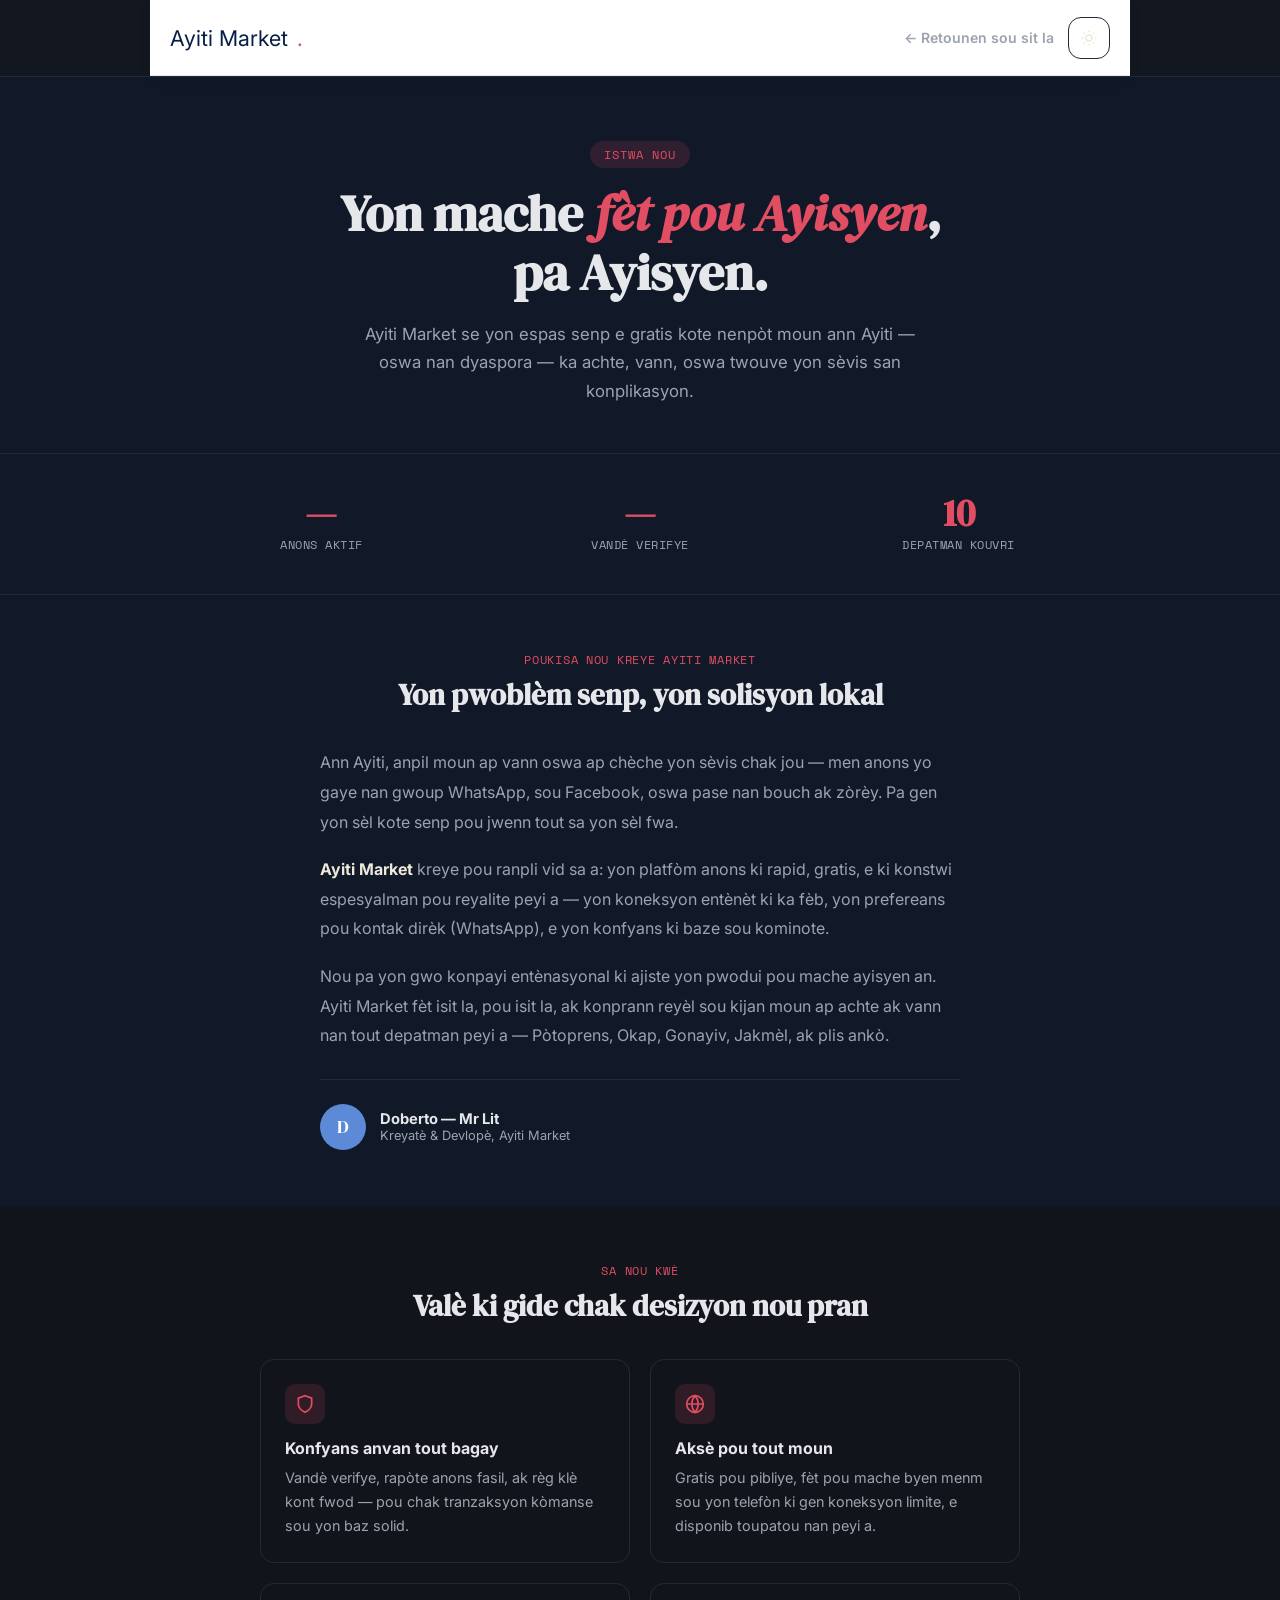
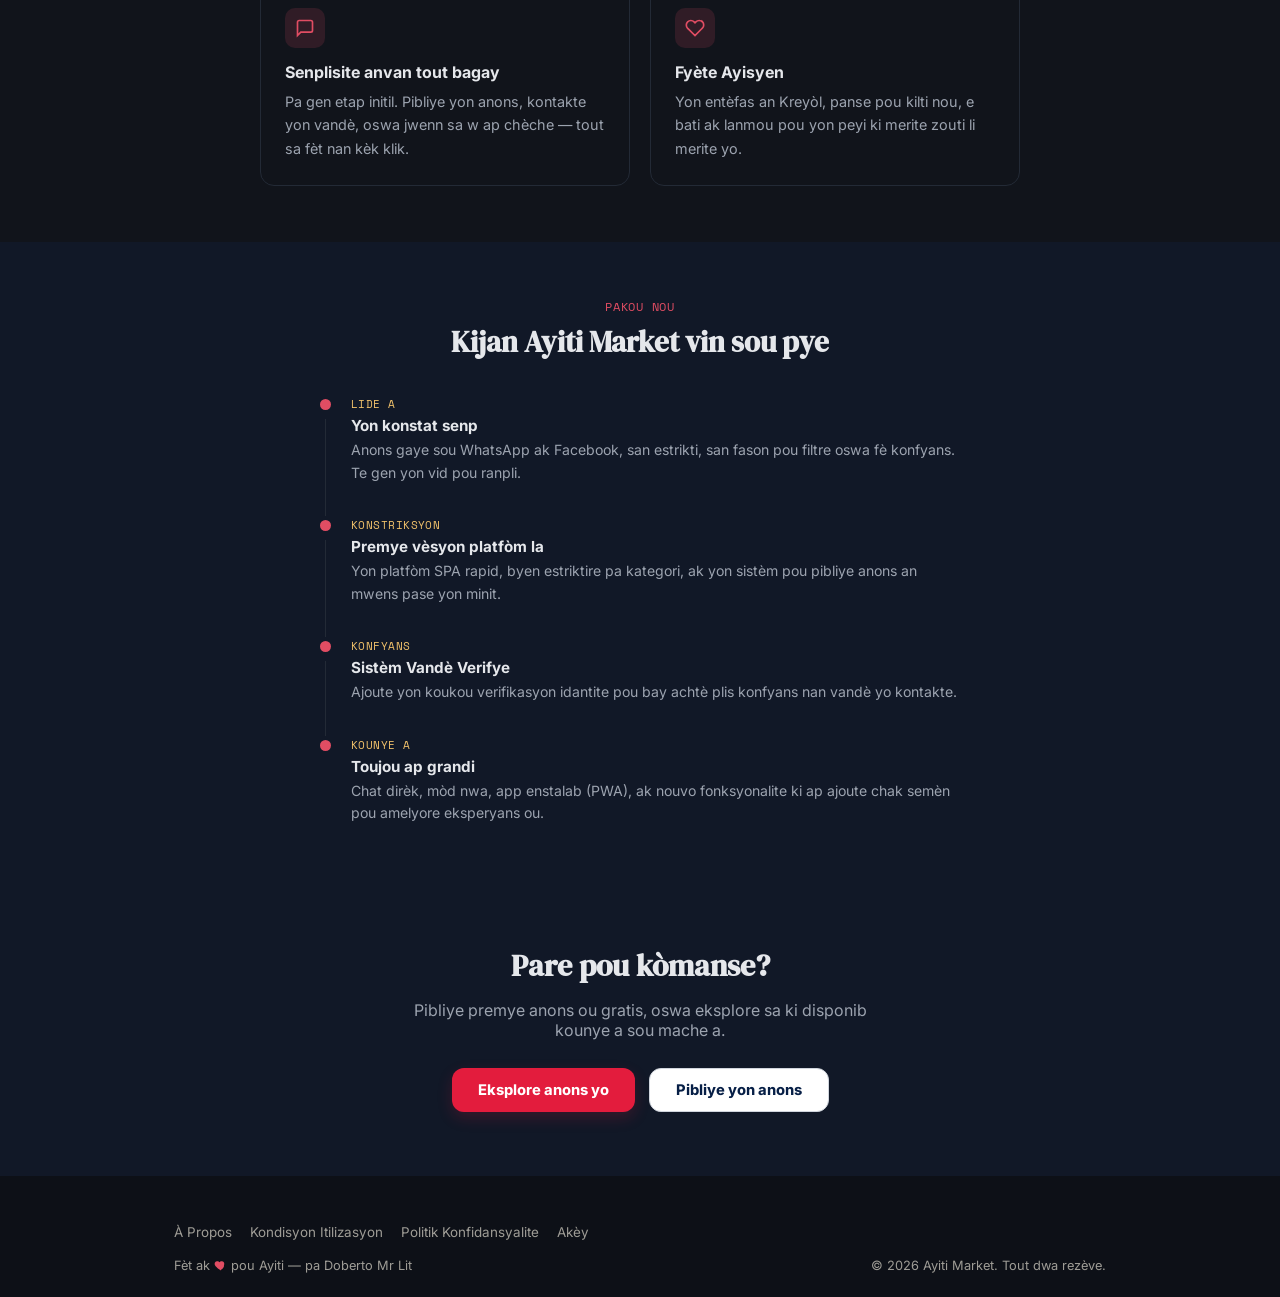
<file: frontend/apropos.html>
<!-- AYITI MARKET PRO V3 -->
<!DOCTYPE html>
<html lang="ht">
<head>
<meta charset="UTF-8">
<meta name="viewport" content="width=device-width, initial-scale=1.0">
<title>À Propos — Ayiti Market</title>
<meta name="description" content="Ayiti Market se mache lib ayisyen an sou entènèt — yon platfòm fèt pou Ayisyen, pa Ayisyen, pou konekte achtè ak vandè toupatou nan peyi a.">
<meta name="robots" content="index, follow">

<link rel="icon" type="image/png" href="/icons/icon-192.png">
<link rel="apple-touch-icon" href="/icons/icon-180.png">
<link rel="manifest" href="/manifest.json">
<meta name="theme-color" content="#0B0D12">

<meta property="og:type" content="website">
<meta property="og:title" content="À Propos — Ayiti Market">
<meta property="og:description" content="Ayiti Market se mache lib ayisyen an sou entènèt — fèt pou Ayisyen, pa Ayisyen.">
<meta property="og:image" content="https://ayiti-market.com/og-image.png">
<meta property="og:locale" content="ht_HT">

<script>
  (function () {
    try {
      var saved = localStorage.getItem('am-theme');
      var theme = saved || 'dark';
      document.documentElement.setAttribute('data-theme', theme);
    } catch (e) {}
  })();
</script>

<link rel="preconnect" href="https://fonts.googleapis.com">
<link rel="preconnect" href="https://fonts.gstatic.com" crossorigin>
<link href="https://fonts.googleapis.com/css2?family=DM+Serif+Display:ital@0;1&family=Inter:wght@400;500;600;700;800&family=Space+Mono:wght@400;700&display=swap" rel="stylesheet">

<style>
  :root{
    --krem:        #FBF6EC;
    --krem-dim:     #F3ECDC;
    --lank:        #14181F;
    --lank-soft:    #4A4F5A;
    --wouj:        #B91C3C;
    --wouj-dark:    #8C1530;
    --ble:         #16335E;
    --ble-soft:     #2A4D80;
    --lo:          #E1962F;
    --lo-soft:      #F2C26B;
    --liy:         #E4DCC8;
    --blan:        #FFFFFF;
    --lank-light:  #2A3040;
    --lo-text:     #8A5D12;

    --display: 'DM Serif Display', Georgia, serif;
    --body: 'Inter', -apple-system, BlinkMacSystemFont, sans-serif;
    --mono: 'Space Mono', monospace;

    --radius: 14px;
    --container: 980px;
  }

  :root[data-theme="dark"]{
    --krem:        #0B0D12;
    --krem-dim:     #11141B;
    --lank:        #EDE8DA;
    --lank-soft:    #9CA3AF;
    --wouj:        #E14D63;
    --wouj-dark:    #F2718A;
    --ble:         #5C8AD6;
    --ble-soft:     #3D6BB0;
    --lo:          #F2C26B;
    --lo-soft:      #E1962F;
    --liy:         #232A36;
    --blan:        #161A22;
    --lank-light:  #1E2430;
    --lo-text:     #F2C26B;
  }

  *,*::before,*::after{ box-sizing:border-box; margin:0; padding:0; }
  html{ scroll-behavior:smooth; }
  body{
    font-family:var(--body);
    background:var(--krem); color:var(--lank);
    -webkit-font-smoothing:antialiased;
    transition: background .25s ease, color .25s ease;
  }
  a{ color:inherit; text-decoration:none; }
  .wrap{ max-width:var(--container); margin:0 auto; padding:0 24px; }

  /* ============ HEADER ============ */
  header{
    position:sticky; top:0; z-index:50;
    background:rgba(251,246,236,0.92);
    backdrop-filter:blur(10px);
    border-bottom:1px solid var(--liy);
  }
  :root[data-theme="dark"] header{ background:rgba(20,24,31,0.92); }
  .nav{
    display:flex; align-items:center; justify-content:space-between;
    padding:16px 24px; max-width:var(--container); margin:0 auto;
  }
  .logo{
    font-family:var(--display); font-size:1.35rem; color:var(--lank);
    display:flex; align-items:center; gap:8px;
  }
  .logo .dot{ color:var(--wouj); }
  .nav-actions{ display:flex; align-items:center; gap:14px; }
  .back-link{
    font-family:var(--body); font-weight:600; font-size:0.88rem;
    color:var(--lank-soft); display:flex; align-items:center; gap:6px;
  }
  .back-link:hover{ color:var(--wouj); }
  .theme-toggle{
    width:38px; height:38px; border-radius:50%;
    border:1px solid var(--liy); background:transparent;
    display:flex; align-items:center; justify-content:center;
    cursor:pointer; color:var(--lank);
  }
  .theme-toggle svg{ width:18px; height:18px; }
  .theme-toggle .ic-sun{ display:none; }
  :root[data-theme="dark"] .theme-toggle .ic-moon{ display:none; }
  :root[data-theme="dark"] .theme-toggle .ic-sun{ display:block; }

  /* ============ HERO ============ */
  .ap-hero{ padding:64px 0 48px; border-bottom:1px solid var(--liy); text-align:center; }
  .ap-eyebrow{
    font-family:var(--mono); font-size:0.72rem; letter-spacing:0.08em;
    text-transform:uppercase; color:var(--wouj); margin-bottom:16px;
    display:inline-block; background:rgba(185,28,60,0.08);
    padding:5px 14px; border-radius:20px;
  }
  :root[data-theme="dark"] .ap-eyebrow{ background:rgba(225,77,99,0.15); }
  .ap-hero h1{
    font-family:var(--display); font-size:clamp(2.1rem,5vw,3.2rem);
    line-height:1.15; margin-bottom:18px; max-width:680px; margin-left:auto; margin-right:auto;
  }
  .ap-hero h1 em{ font-style:italic; color:var(--wouj); }
  .ap-hero .lead{
    font-size:1.05rem; color:var(--lank-soft); max-width:560px;
    margin:0 auto; line-height:1.7;
  }

  /* ============ STATS STRIP ============ */
  .ap-stats{ padding:40px 0; border-bottom:1px solid var(--liy); }
  .ap-stats-grid{
    display:grid; grid-template-columns:repeat(3,1fr); gap:24px; text-align:center;
  }
  @media (max-width:600px){ .ap-stats-grid{ grid-template-columns:1fr; gap:28px; } }
  .ap-stat b{
    display:block; font-family:var(--display); font-size:2.4rem; color:var(--wouj);
    line-height:1;
  }
  .ap-stat span{ font-family:var(--mono); font-size:0.78rem; color:var(--lank-soft); text-transform:uppercase; letter-spacing:0.04em; }

  /* ============ SECTIONS ============ */
  .ap-section{ padding:56px 0; }
  .ap-section.alt{ background:var(--krem-dim); }
  .ap-section-head{ max-width:620px; margin:0 auto 36px; text-align:center; }
  .ap-label{
    font-family:var(--mono); font-size:0.74rem; text-transform:uppercase; letter-spacing:0.06em;
    color:var(--wouj); margin-bottom:10px; display:block;
  }
  .ap-section-head h2{ font-family:var(--display); font-size:1.8rem; line-height:1.2; }

  .ap-story{ max-width:640px; margin:0 auto; }
  .ap-story p{ font-size:1rem; line-height:1.85; color:var(--lank-soft); margin-bottom:18px; }
  .ap-story strong{ color:var(--lank); }
  .ap-signature{
    display:flex; align-items:center; gap:14px; margin-top:28px; padding-top:24px;
    border-top:1px solid var(--liy);
  }
  .ap-signature .av{
    width:46px; height:46px; border-radius:50%; background:var(--ble);
    color:#fff; display:flex; align-items:center; justify-content:center;
    font-family:var(--display); font-size:1.1rem; flex-shrink:0;
  }
  .ap-signature .name{ font-weight:700; font-size:0.92rem; }
  .ap-signature .role{ font-size:0.8rem; color:var(--lank-soft); }

  /* ---- VALUES GRID ---- */
  .ap-values{ display:grid; grid-template-columns:repeat(2,1fr); gap:20px; max-width:760px; margin:0 auto; }
  @media (max-width:640px){ .ap-values{ grid-template-columns:1fr; } }
  .ap-value{
    background:var(--blan); border:1px solid var(--liy); border-radius:var(--radius);
    padding:24px;
  }
  :root[data-theme="dark"] .ap-value{ background:var(--krem-dim); }
  .ap-value .ic{
    width:40px; height:40px; border-radius:10px; background:rgba(185,28,60,0.08);
    color:var(--wouj); display:flex; align-items:center; justify-content:center;
    margin-bottom:14px;
  }
  :root[data-theme="dark"] .ap-value .ic{ background:rgba(225,77,99,0.15); }
  .ap-value .ic svg{ width:20px; height:20px; }
  .ap-value h3{ font-size:1rem; margin-bottom:8px; font-weight:700; }
  .ap-value p{ font-size:0.9rem; color:var(--lank-soft); line-height:1.65; }

  /* ---- TIMELINE ---- */
  .ap-timeline{ max-width:640px; margin:0 auto; display:flex; flex-direction:column; gap:0; }
  .ap-tl-item{ display:flex; gap:20px; padding-bottom:32px; position:relative; }
  .ap-tl-item:last-child{ padding-bottom:0; }
  .ap-tl-item::before{
    content:''; position:absolute; left:5px; top:24px; bottom:0; width:1px; background:var(--liy);
  }
  .ap-tl-item:last-child::before{ display:none; }
  .ap-tl-dot{
    width:11px; height:11px; border-radius:50%; background:var(--wouj); flex-shrink:0; margin-top:4px;
  }
  .ap-tl-content h4{ font-size:0.95rem; margin-bottom:4px; }
  .ap-tl-content p{ font-size:0.88rem; color:var(--lank-soft); line-height:1.6; }
  .ap-tl-content .ap-tl-tag{
    font-family:var(--mono); font-size:0.7rem; color:var(--lo-text); text-transform:uppercase;
    letter-spacing:0.04em; display:block; margin-bottom:4px;
  }

  /* ---- CTA ---- */
  .ap-cta{ text-align:center; padding:64px 0; }
  .ap-cta h2{ font-family:var(--display); font-size:1.9rem; margin-bottom:14px; }
  .ap-cta p{ color:var(--lank-soft); margin-bottom:28px; max-width:480px; margin-left:auto; margin-right:auto; }
  .ap-cta-btns{ display:flex; gap:14px; justify-content:center; flex-wrap:wrap; }
  .btn{
    display:inline-flex; align-items:center; gap:8px; padding:13px 26px; border-radius:10px;
    font-weight:700; font-size:0.92rem; border:none; cursor:pointer; transition:transform .15s, opacity .15s;
  }
  .btn:hover{ transform:translateY(-1px); }
  .btn-primary{ background:var(--wouj); color:#fff; }
  .btn-ghost{ background:transparent; color:var(--lank); border:1px solid var(--liy); }

  /* ============ FOOTER ============ */
  footer{ background:var(--lank); color:rgba(251,246,236,0.7); padding:48px 0 24px; }
  :root[data-theme="dark"] footer{ background:#0D1017; color:rgba(237,232,218,0.65); }
  .foot-bottom{
    display:flex; justify-content:space-between; flex-wrap:wrap; gap:10px;
    font-size:0.8rem; max-width:var(--container); margin:0 auto; padding:0 24px;
  }
  .foot-links{ display:flex; gap:18px; margin-bottom:18px; max-width:var(--container); margin-left:auto; margin-right:auto; padding:0 24px; flex-wrap:wrap; }
  .foot-links a{ font-size:0.84rem; color:rgba(251,246,236,0.7); }
  :root[data-theme="dark"] .foot-links a{ color:rgba(237,232,218,0.65); }
  .foot-links a:hover{ color:var(--lo); }
</style>
<script async src="https://pagead2.googlesyndication.com/pagead/js/adsbygoogle.js?client=ca-pub-3671082075819991"
     crossorigin="anonymous"></script>
  <link rel="stylesheet" href="ayiti-market-v15-production.css?v=16.3">
</head>
<body>

<header>
  <div class="nav">
    <a href="/" class="logo">Ayiti Market<span class="dot">.</span></a>
    <div class="nav-actions">
      <a href="/" class="back-link">← Retounen sou sit la</a>
      <button class="theme-toggle" id="themeToggle" aria-label="Chanje tèm">
        <svg class="ic-moon" viewBox="0 0 24 24" fill="none" stroke="currentColor" stroke-width="2"><path d="M21 12.79A9 9 0 1111.21 3 7 7 0 0021 12.79z"/></svg>
        <svg class="ic-sun" viewBox="0 0 24 24" fill="none" stroke="currentColor" stroke-width="2"><circle cx="12" cy="12" r="4"/><path d="M12 2v2M12 20v2M4.93 4.93l1.41 1.41M17.66 17.66l1.41 1.41M2 12h2M20 12h2M4.93 19.07l1.41-1.41M17.66 6.34l1.41-1.41"/></svg>
      </button>
    </div>
  </div>
</header>

<section class="ap-hero">
  <div class="wrap">
    <span class="ap-eyebrow">Istwa Nou</span>
    <h1>Yon mache <em>fèt pou Ayisyen</em>,<br>pa Ayisyen.</h1>
    <p class="lead">Ayiti Market se yon espas senp e gratis kote nenpòt moun ann Ayiti — oswa nan dyaspora — ka achte, vann, oswa twouve yon sèvis san konplikasyon.</p>
  </div>
</section>

<section class="ap-stats">
  <div class="wrap">
    <div class="ap-stats-grid">
      <div class="ap-stat">
        <b id="stat-anons">—</b>
        <span>Anons aktif</span>
      </div>
      <div class="ap-stat">
        <b id="stat-vandè">—</b>
        <span>Vandè verifye</span>
      </div>
      <div class="ap-stat">
        <b>10</b>
        <span>Depatman kouvri</span>
      </div>
    </div>
  </div>
</section>

<section class="ap-section">
  <div class="wrap">
    <div class="ap-section-head">
      <span class="ap-label">Poukisa nou kreye Ayiti Market</span>
      <h2>Yon pwoblèm senp, yon solisyon lokal</h2>
    </div>
    <div class="ap-story">
      <p>Ann Ayiti, anpil moun ap vann oswa ap chèche yon sèvis chak jou — men anons yo gaye nan gwoup WhatsApp, sou Facebook, oswa pase nan bouch ak zòrèy. Pa gen yon sèl kote senp pou jwenn tout sa yon sèl fwa.</p>
      <p><strong>Ayiti Market</strong> kreye pou ranpli vid sa a: yon platfòm anons ki rapid, gratis, e ki konstwi espesyalman pou reyalite peyi a — yon koneksyon entènèt ki ka fèb, yon prefereans pou kontak dirèk (WhatsApp), e yon konfyans ki baze sou kominote.</p>
      <p>Nou pa yon gwo konpayi entènasyonal ki ajiste yon pwodui pou mache ayisyen an. Ayiti Market fèt isit la, pou isit la, ak konprann reyèl sou kijan moun ap achte ak vann nan tout depatman peyi a — Pòtoprens, Okap, Gonayiv, Jakmèl, ak plis ankò.</p>
      <div class="ap-signature">
        <div class="av">D</div>
        <div>
          <div class="name">Doberto — Mr Lit</div>
          <div class="role">Kreyatè & Devlopè, Ayiti Market</div>
        </div>
      </div>
    </div>
  </div>
</section>

<section class="ap-section alt">
  <div class="wrap">
    <div class="ap-section-head">
      <span class="ap-label">Sa nou kwè</span>
      <h2>Valè ki gide chak desizyon nou pran</h2>
    </div>
    <div class="ap-values">
      <div class="ap-value">
        <div class="ic"><svg viewBox="0 0 24 24" fill="none" stroke="currentColor" stroke-width="2"><path d="M12 22s8-4 8-10V5l-8-3-8 3v7c0 6 8 10 8 10z"/></svg></div>
        <h3>Konfyans anvan tout bagay</h3>
        <p>Vandè verifye, rapòte anons fasil, ak règ klè kont fwod — pou chak tranzaksyon kòmanse sou yon baz solid.</p>
      </div>
      <div class="ap-value">
        <div class="ic"><svg viewBox="0 0 24 24" fill="none" stroke="currentColor" stroke-width="2"><circle cx="12" cy="12" r="10"/><path d="M2 12h20M12 2a15 15 0 010 20a15 15 0 010-20z"/></svg></div>
        <h3>Aksè pou tout moun</h3>
        <p>Gratis pou pibliye, fèt pou mache byen menm sou yon telefòn ki gen koneksyon limite, e disponib toupatou nan peyi a.</p>
      </div>
      <div class="ap-value">
        <div class="ic"><svg viewBox="0 0 24 24" fill="none" stroke="currentColor" stroke-width="2"><path d="M21 15a2 2 0 01-2 2H7l-4 4V5a2 2 0 012-2h14a2 2 0 012 2z"/></svg></div>
        <h3>Senplisite anvan tout bagay</h3>
        <p>Pa gen etap initil. Pibliye yon anons, kontakte yon vandè, oswa jwenn sa w ap chèche — tout sa fèt nan kèk klik.</p>
      </div>
      <div class="ap-value">
        <div class="ic"><svg viewBox="0 0 24 24" fill="none" stroke="currentColor" stroke-width="2"><path d="M20.84 4.61a5.5 5.5 0 00-7.78 0L12 5.67l-1.06-1.06a5.5 5.5 0 10-7.78 7.78l1.06 1.06L12 21l7.78-7.78l1.06-1.06a5.5 5.5 0 000-7.78z"/></svg></div>
        <h3>Fyète Ayisyen</h3>
        <p>Yon entèfas an Kreyòl, panse pou kilti nou, e bati ak lanmou pou yon peyi ki merite zouti li merite yo.</p>
      </div>
    </div>
  </div>
</section>

<section class="ap-section">
  <div class="wrap">
    <div class="ap-section-head">
      <span class="ap-label">Pakou nou</span>
      <h2>Kijan Ayiti Market vin sou pye</h2>
    </div>
    <div class="ap-timeline">
      <div class="ap-tl-item">
        <div class="ap-tl-dot"></div>
        <div class="ap-tl-content">
          <span class="ap-tl-tag">Lide a</span>
          <h4>Yon konstat senp</h4>
          <p>Anons gaye sou WhatsApp ak Facebook, san estrikti, san fason pou filtre oswa fè konfyans. Te gen yon vid pou ranpli.</p>
        </div>
      </div>
      <div class="ap-tl-item">
        <div class="ap-tl-dot"></div>
        <div class="ap-tl-content">
          <span class="ap-tl-tag">Konstriksyon</span>
          <h4>Premye vèsyon platfòm la</h4>
          <p>Yon platfòm SPA rapid, byen estriktire pa kategori, ak yon sistèm pou pibliye anons an mwens pase yon minit.</p>
        </div>
      </div>
      <div class="ap-tl-item">
        <div class="ap-tl-dot"></div>
        <div class="ap-tl-content">
          <span class="ap-tl-tag">Konfyans</span>
          <h4>Sistèm Vandè Verifye</h4>
          <p>Ajoute yon koukou verifikasyon idantite pou bay achtè plis konfyans nan vandè yo kontakte.</p>
        </div>
      </div>
      <div class="ap-tl-item">
        <div class="ap-tl-dot"></div>
        <div class="ap-tl-content">
          <span class="ap-tl-tag">Kounye a</span>
          <h4>Toujou ap grandi</h4>
          <p>Chat dirèk, mòd nwa, app enstalab (PWA), ak nouvo fonksyonalite ki ap ajoute chak semèn pou amelyore eksperyans ou.</p>
        </div>
      </div>
    </div>
  </div>
</section>

<section class="ap-cta">
  <div class="wrap">
    <h2>Pare pou kòmanse?</h2>
    <p>Pibliye premye anons ou gratis, oswa eksplore sa ki disponib kounye a sou mache a.</p>
    <div class="ap-cta-btns">
      <a href="/#anons" class="btn btn-primary">Eksplore anons yo</a>
      <a href="/" class="btn btn-ghost">Pibliye yon anons</a>
    </div>
  </div>
</section>

<footer>
  <div class="foot-links">
    <a href="/apropos.html">À Propos</a>
    <a href="/cgu.html">Kondisyon Itilizasyon</a>
    <a href="/confidentialite.html">Politik Konfidansyalite</a>
    <a href="/">Akèy</a>
  </div>
  <div class="foot-bottom">
    <span>Fèt ak <svg viewBox="0 0 24 24" width="13" height="13" fill="var(--wouj)" stroke="none" style="display:inline;vertical-align:-2px;"><path d="M12 21s-7.5-4.6-10.2-9.3C0.2 8.6 1.6 5 5.1 4.1c2.1-0.5 4.1 0.4 5 2.1c0.9-1.7 2.9-2.6 5-2.1c3.5 0.9 4.9 4.5 3.3 7.6C19.5 16.4 12 21 12 21z"/></svg> pou Ayiti — pa Doberto Mr Lit</span>
    <span>© 2026 Ayiti Market. Tout dwa rezève.</span>
  </div>
</footer>

<script>
  function setTheme(theme) {
    document.documentElement.setAttribute('data-theme', theme);
    try { localStorage.setItem('am-theme', theme); } catch (e) {}
  }
  function toggleTheme() {
    const current = document.documentElement.getAttribute('data-theme') === 'dark' ? 'dark' : 'light';
    setTheme(current === 'dark' ? 'light' : 'dark');
  }
  document.getElementById('themeToggle').addEventListener('click', toggleTheme);

  // ============ STATISTIK VIVAN (Supabase) ============
  const SUPABASE_URL = 'https://cisjnsdnxqvgqjuzwobk.supabase.co';
  const SUPABASE_ANON_KEY = 'eyJhbGciOiJIUzI1NiIsInR5cCI6IkpXVCJ9.eyJpc3MiOiJzdXBhYmFzZSIsInJlZiI6ImNpc2puc2RueHF2Z3FqdXp3b2JrIiwicm9sZSI6ImFub24iLCJpYXQiOjE3ODI0MTI2OTQsImV4cCI6MjA5Nzk4ODY5NH0.rWwbLUOs8TjZpHD19fDYX4B9mOIyn-eAFpcwGcdav_E';

  async function loadAboutStats() {
    try {
      const sb = window.supabase.createClient(SUPABASE_URL, SUPABASE_ANON_KEY);
      const { data, error } = await sb.from('listings').select('verified').eq('status', 'active');
      if (error || !data) return;
      document.getElementById('stat-anons').textContent = data.length;
      document.getElementById('stat-vandè').textContent = data.filter(l => l.verified).length;
    } catch (e) {
      // Si rekèt la echwe, kite tirè a (—) — pa kraze paj la pou sa.
    }
  }
  loadAboutStats();
</script>
</body>
</html>
</file>
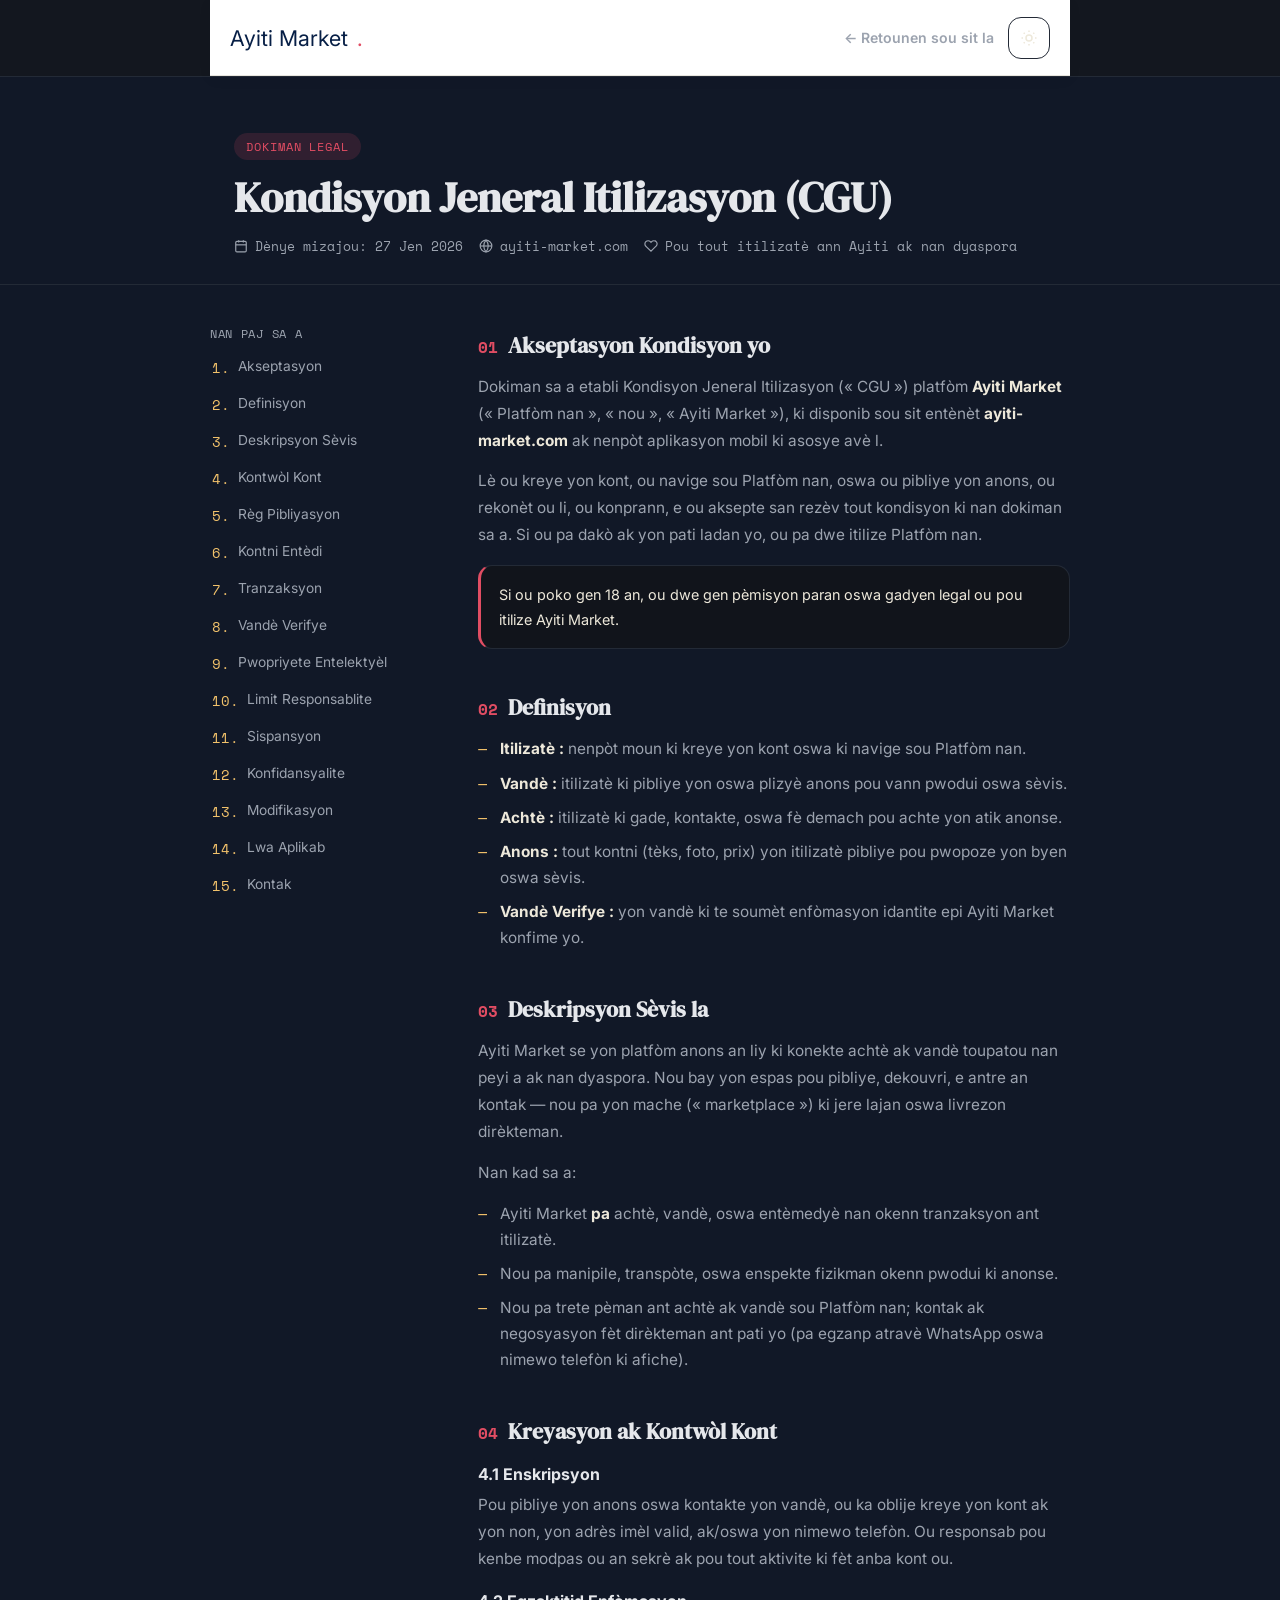
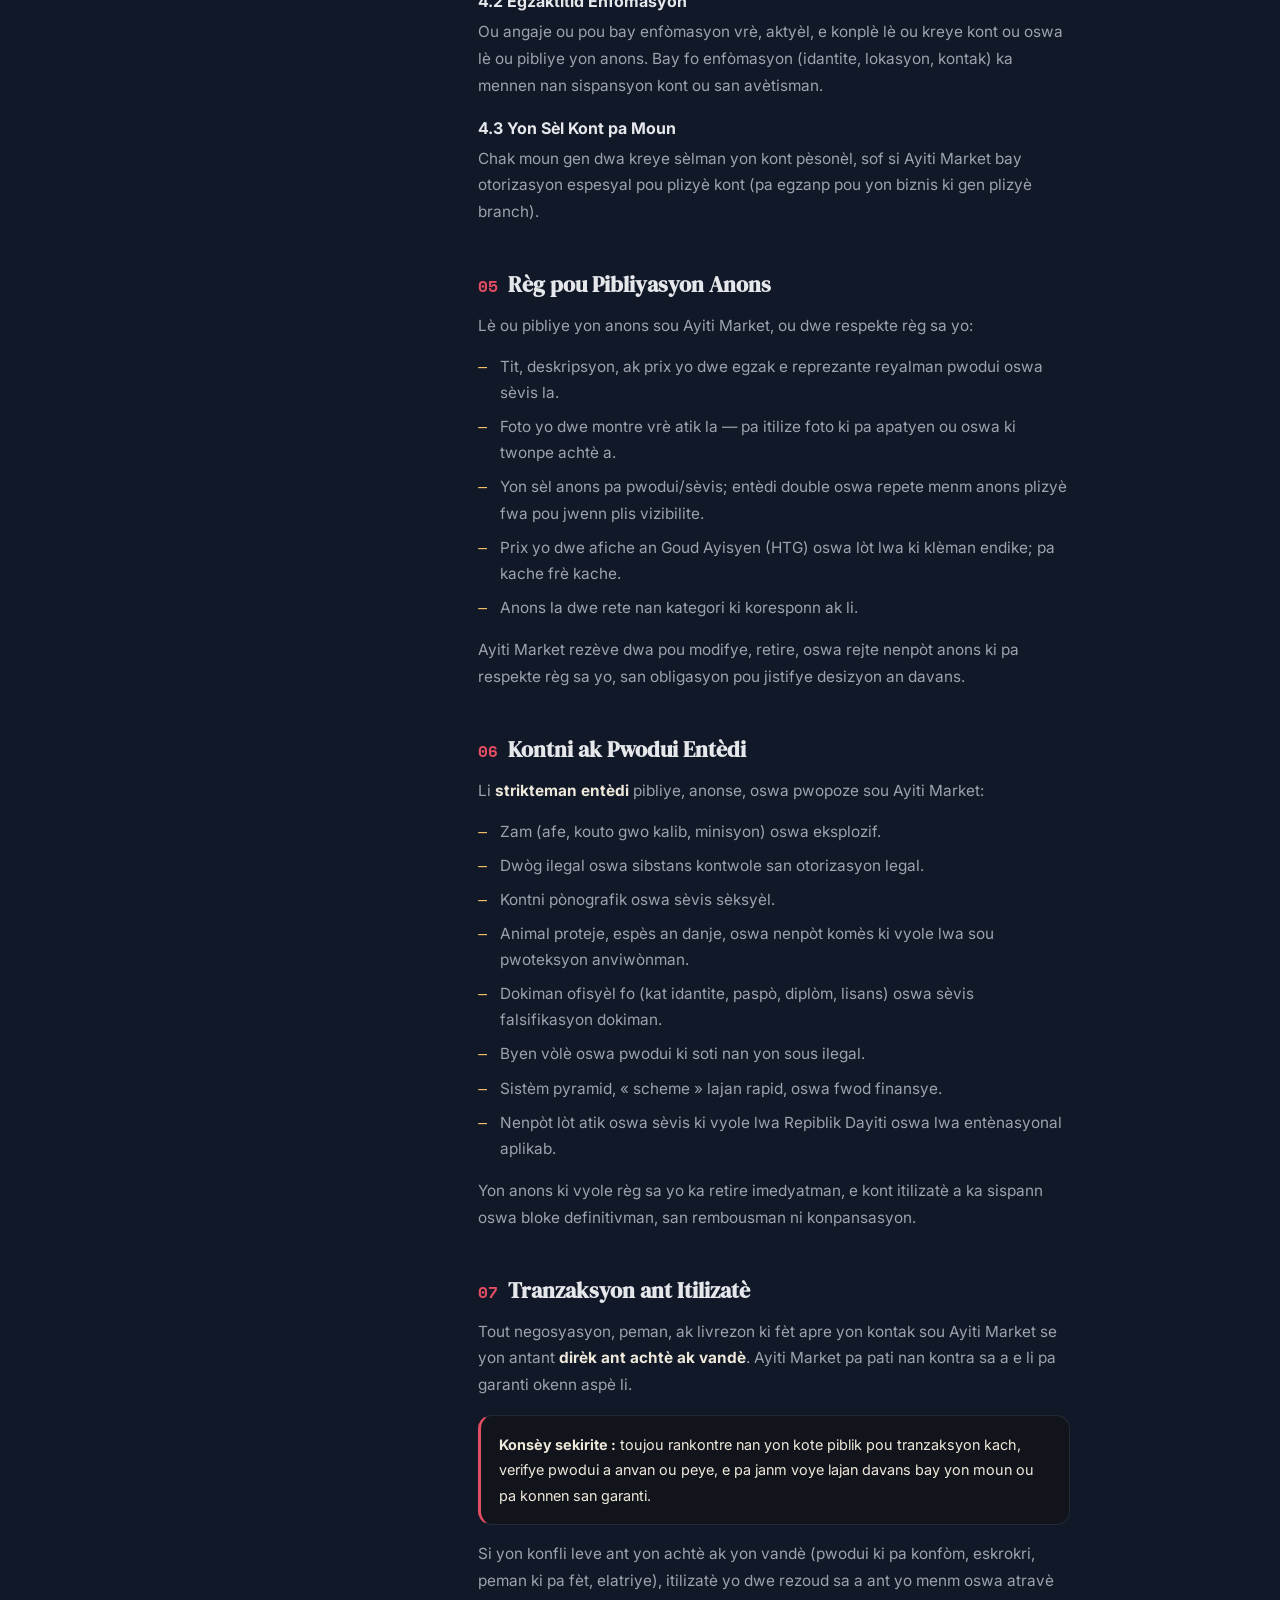
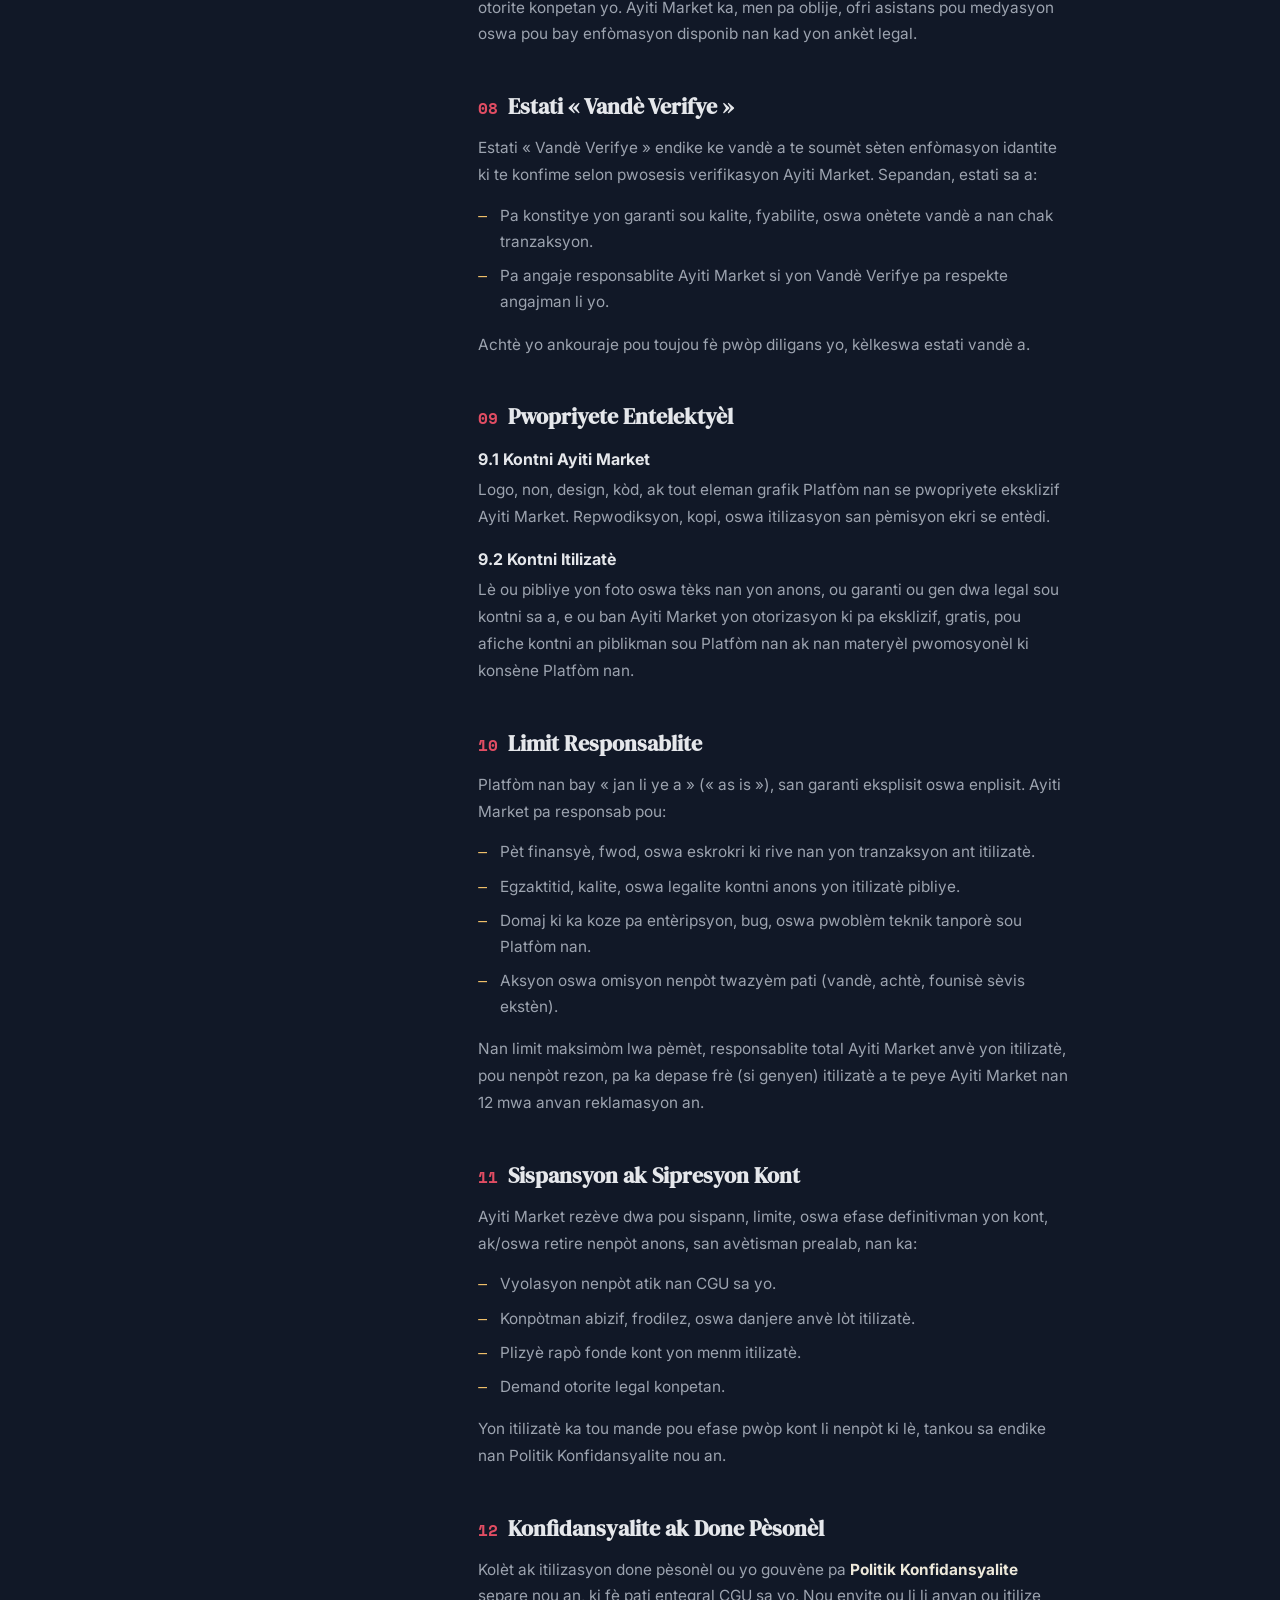
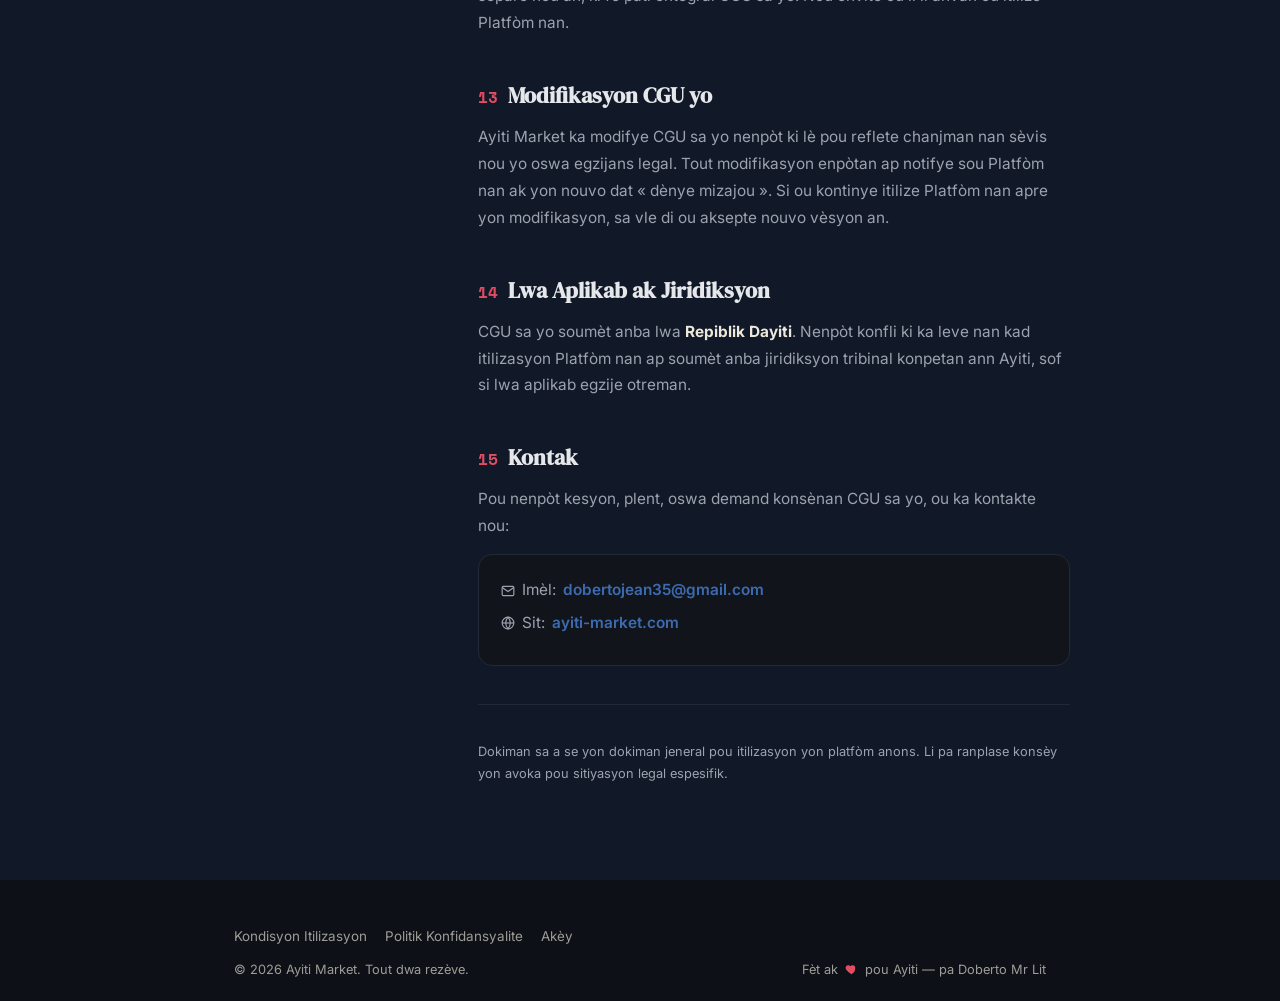
<file: frontend/cgu.html>
<!-- AYITI MARKET PRO V3 -->
<!DOCTYPE html>
<html lang="ht">
<head>
<meta charset="UTF-8">
<meta name="viewport" content="width=device-width, initial-scale=1.0">
<title>Kondisyon Jeneral Itilizasyon (CGU) — Ayiti Market</title>
<meta name="description" content="Kondisyon Jeneral Itilizasyon konplè pou platfòm Ayiti Market — règ, responsablite, ak dwa itilizatè yo.">
<meta name="robots" content="index, follow">

<link rel="icon" type="image/png" href="/icons/icon-192.png">
<link rel="apple-touch-icon" href="/icons/icon-180.png">
<link rel="manifest" href="/manifest.json">
<meta name="theme-color" content="#0B0D12">

<script>
  (function () {
    try {
      var saved = localStorage.getItem('am-theme');
      var theme = saved || 'dark';
      document.documentElement.setAttribute('data-theme', theme);
    } catch (e) {}
  })();
</script>

<link rel="preconnect" href="https://fonts.googleapis.com">
<link rel="preconnect" href="https://fonts.gstatic.com" crossorigin>
<link href="https://fonts.googleapis.com/css2?family=DM+Serif+Display:ital@0;1&family=Inter:wght@400;500;600;700;800&family=Space+Mono:wght@400;700&display=swap" rel="stylesheet">

<style>
  :root{
    --krem:        #FBF6EC;
    --krem-dim:     #F3ECDC;
    --lank:        #14181F;
    --lank-soft:    #4A4F5A;
    --wouj:        #B91C3C;
    --wouj-dark:    #8C1530;
    --ble:         #16335E;
    --ble-soft:     #2A4D80;
    --lo:          #E1962F;
    --lo-soft:      #F2C26B;
    --liy:         #E4DCC8;
    --blan:        #FFFFFF;
    --lank-light:  #2A3040;
    --lo-text:     #8A5D12;

    --display: 'DM Serif Display', Georgia, serif;
    --body: 'Inter', -apple-system, BlinkMacSystemFont, sans-serif;
    --mono: 'Space Mono', monospace;

    --radius: 14px;
    --container: 860px;
  }

  :root[data-theme="dark"]{
    --krem:        #0B0D12;
    --krem-dim:     #11141B;
    --lank:        #EDE8DA;
    --lank-soft:    #9CA3AF;
    --wouj:        #E14D63;
    --wouj-dark:    #F2718A;
    --ble:         #5C8AD6;
    --ble-soft:     #3D6BB0;
    --lo:          #F2C26B;
    --lo-soft:      #E1962F;
    --liy:         #232A36;
    --blan:        #161A22;
    --lank-light:  #1E2430;
    --lo-text:     #F2C26B;
  }

  *,*::before,*::after{ box-sizing:border-box; margin:0; padding:0; }
  html{ scroll-behavior:smooth; }
  body{
    font-family:var(--body);
    background:var(--krem); color:var(--lank);
    -webkit-font-smoothing:antialiased;
    transition: background .25s ease, color .25s ease;
  }
  a{ color:inherit; text-decoration:none; }
  .wrap{ max-width:var(--container); margin:0 auto; padding:0 24px; }

  /* ============ HEADER ============ */
  header{
    position:sticky; top:0; z-index:50;
    background:rgba(251,246,236,0.92);
    backdrop-filter:blur(10px);
    border-bottom:1px solid var(--liy);
  }
  :root[data-theme="dark"] header{ background:rgba(20,24,31,0.92); }
  .nav{
    display:flex; align-items:center; justify-content:space-between;
    padding:16px 24px; max-width:var(--container); margin:0 auto;
  }
  .logo{
    font-family:var(--display); font-size:1.35rem; color:var(--lank);
    display:flex; align-items:center; gap:8px;
  }
  .logo .dot{ color:var(--wouj); }
  .nav-actions{ display:flex; align-items:center; gap:14px; }
  .back-link{
    font-family:var(--body); font-weight:600; font-size:0.88rem;
    color:var(--lank-soft); display:flex; align-items:center; gap:6px;
  }
  .back-link:hover{ color:var(--wouj); }
  .theme-toggle{
    width:38px; height:38px; border-radius:50%;
    border:1px solid var(--liy); background:transparent;
    display:flex; align-items:center; justify-content:center;
    cursor:pointer; color:var(--lank);
  }
  .theme-toggle svg{ width:18px; height:18px; }
  .theme-toggle .ic-sun{ display:none; }
  :root[data-theme="dark"] .theme-toggle .ic-moon{ display:none; }
  :root[data-theme="dark"] .theme-toggle .ic-sun{ display:block; }

  /* ============ HERO ============ */
  .legal-hero{ padding:56px 0 28px; border-bottom:1px solid var(--liy); }
  .legal-eyebrow{
    font-family:var(--mono); font-size:0.72rem; letter-spacing:0.08em;
    text-transform:uppercase; color:var(--wouj); margin-bottom:14px;
    display:inline-block; background:rgba(185,28,60,0.08);
    padding:5px 12px; border-radius:20px;
  }
  :root[data-theme="dark"] .legal-eyebrow{ background:rgba(225,77,99,0.15); }
  .legal-hero h1{
    font-family:var(--display); font-size:clamp(1.9rem,4vw,2.6rem);
    line-height:1.15; margin-bottom:14px;
  }
  .legal-meta{
    font-family:var(--mono); font-size:0.82rem; color:var(--lank-soft);
    display:flex; flex-wrap:wrap; gap:16px;
  }
  .legal-meta span, .contact-box p, .foot-bottom span{ display:flex; align-items:center; gap:7px; }
  .meta-ic{ flex-shrink:0; display:inline-flex; }
  .meta-ic svg{ width:14px; height:14px; stroke:currentColor; }

  /* ============ LAYOUT ============ */
  .legal-body{ padding:40px 0 80px; display:grid; grid-template-columns:220px 1fr; gap:48px; align-items:start; }
  @media (max-width:760px){ .legal-body{ grid-template-columns:1fr; } }

  /* ---- TOC (table of contents) ---- */
  .toc{ position:sticky; top:90px; }
  .toc-title{ font-family:var(--mono); font-size:0.72rem; text-transform:uppercase; letter-spacing:0.06em; color:var(--lank-soft); margin-bottom:12px; }
  .toc ol{ list-style:none; counter-reset:toc; display:flex; flex-direction:column; gap:9px; }
  .toc li{ counter-increment:toc; }
  .toc a{
    font-size:0.86rem; color:var(--lank-soft); display:flex; gap:8px;
    padding:4px 0; border-left:2px solid transparent;
  }
  .toc a::before{ content:counter(toc) "."; font-family:var(--mono); color:var(--lo-text); flex-shrink:0; }
  .toc a:hover, .toc a.active{ color:var(--wouj); }
  @media (max-width:760px){ .toc{ display:none; } }

  /* ---- ARTICLE CONTENT ---- */
  .legal-content section{ margin-bottom:38px; padding-top:6px; }
  .legal-content h2{
    font-family:var(--display); font-size:1.35rem; margin-bottom:14px;
    display:flex; align-items:baseline; gap:10px;
  }
  .legal-content h2 .num{ font-family:var(--mono); color:var(--wouj); font-size:1rem; }
  .legal-content h3{ font-family:var(--body); font-weight:700; font-size:1rem; margin:18px 0 8px; }
  .legal-content p{ font-size:0.96rem; line-height:1.75; color:var(--lank-soft); margin-bottom:14px; }
  .legal-content ul{ margin:0 0 16px 0; padding-left:0; list-style:none; }
  .legal-content ul li{
    font-size:0.96rem; line-height:1.7; color:var(--lank-soft);
    padding-left:22px; position:relative; margin-bottom:8px;
  }
  .legal-content ul li::before{
    content:"—"; position:absolute; left:0; color:var(--lo-text); font-family:var(--mono);
  }
  .legal-content strong{ color:var(--lank); font-weight:700; }
  .callout{
    background:var(--krem-dim); border:1px solid var(--liy); border-left:3px solid var(--wouj);
    border-radius:var(--radius); padding:16px 18px; margin:16px 0;
  }
  .callout p{ margin-bottom:0; color:var(--lank); font-size:0.9rem; }
  .contact-box{
    background:var(--krem-dim); border:1px solid var(--liy); border-radius:var(--radius);
    padding:22px; margin-top:8px;
  }
  .contact-box p{ margin-bottom:6px; }
  .contact-box a{ color:var(--ble); font-weight:600; }
  :root[data-theme="dark"] .contact-box a{ color:var(--ble-soft); }
  hr.sep{ border:none; border-top:1px solid var(--liy); margin:36px 0; }

  /* ============ FOOTER ============ */
  footer{ background:var(--lank); color:rgba(251,246,236,0.7); padding:48px 0 24px; }
  :root[data-theme="dark"] footer{ background:#0D1017; color:rgba(237,232,218,0.65); }
  .foot-bottom{
    display:flex; justify-content:space-between; flex-wrap:wrap; gap:10px;
    font-size:0.8rem; max-width:var(--container); margin:0 auto; padding:0 24px;
  }
  .foot-links{ display:flex; gap:18px; margin-bottom:18px; max-width:var(--container); margin-left:auto; margin-right:auto; padding:0 24px; flex-wrap:wrap; }
  .foot-links a{ font-size:0.84rem; color:rgba(251,246,236,0.7); }
  :root[data-theme="dark"] .foot-links a{ color:rgba(237,232,218,0.65); }
  .foot-links a:hover{ color:var(--lo); }
</style>
<script async src="https://pagead2.googlesyndication.com/pagead/js/adsbygoogle.js?client=ca-pub-3671082075819991"
     crossorigin="anonymous"></script>
  <link rel="stylesheet" href="ayiti-market-v15-production.css?v=16.3">
</head>
<body>

<header>
  <div class="nav">
    <a href="/" class="logo">Ayiti Market<span class="dot">.</span></a>
    <div class="nav-actions">
      <a href="/" class="back-link">← Retounen sou sit la</a>
      <button class="theme-toggle" id="themeToggle" aria-label="Chanje tèm">
        <svg class="ic-moon" viewBox="0 0 24 24" fill="none" stroke="currentColor" stroke-width="2"><path d="M21 12.79A9 9 0 1111.21 3 7 7 0 0021 12.79z"/></svg>
        <svg class="ic-sun" viewBox="0 0 24 24" fill="none" stroke="currentColor" stroke-width="2"><circle cx="12" cy="12" r="4"/><path d="M12 2v2M12 20v2M4.93 4.93l1.41 1.41M17.66 17.66l1.41 1.41M2 12h2M20 12h2M4.93 19.07l1.41-1.41M17.66 6.34l1.41-1.41"/></svg>
      </button>
    </div>
  </div>
</header>

<section class="legal-hero">
  <div class="wrap">
    <span class="legal-eyebrow">Dokiman Legal</span>
    <h1>Kondisyon Jeneral Itilizasyon (CGU)</h1>
    <div class="legal-meta">
      <span><span class="meta-ic"><svg viewBox="0 0 24 24" fill="none" stroke-width="2"><rect x="3" y="4" width="18" height="18" rx="2"/><line x1="16" y1="2" x2="16" y2="6"/><line x1="8" y1="2" x2="8" y2="6"/><line x1="3" y1="10" x2="21" y2="10"/></svg></span>Dènye mizajou: 27 Jen 2026</span>
      <span><span class="meta-ic"><svg viewBox="0 0 24 24" fill="none" stroke-width="2"><circle cx="12" cy="12" r="10"/><line x1="2" y1="12" x2="22" y2="12"/><path d="M12 2a15 15 0 010 20a15 15 0 010-20z"/></svg></span>ayiti-market.com</span>
      <span><span class="meta-ic"><svg viewBox="0 0 24 24" fill="none" stroke-width="2"><path d="M20.84 4.61a5.5 5.5 0 00-7.78 0L12 5.67l-1.06-1.06a5.5 5.5 0 10-7.78 7.78l1.06 1.06L12 21l7.78-7.78l1.06-1.06a5.5 5.5 0 000-7.78z"/></svg></span>Pou tout itilizatè ann Ayiti ak nan dyaspora</span>
    </div>
  </div>
</section>

<div class="wrap legal-body">

  <nav class="toc" aria-label="Tab kontni">
    <div class="toc-title">Nan paj sa a</div>
    <ol>
      <li><a href="#art1">Akseptasyon</a></li>
      <li><a href="#art2">Definisyon</a></li>
      <li><a href="#art3">Deskripsyon Sèvis</a></li>
      <li><a href="#art4">Kontwòl Kont</a></li>
      <li><a href="#art5">Règ Pibliyasyon</a></li>
      <li><a href="#art6">Kontni Entèdi</a></li>
      <li><a href="#art7">Tranzaksyon</a></li>
      <li><a href="#art8">Vandè Verifye</a></li>
      <li><a href="#art9">Pwopriyete Entelektyèl</a></li>
      <li><a href="#art10">Limit Responsablite</a></li>
      <li><a href="#art11">Sispansyon</a></li>
      <li><a href="#art12">Konfidansyalite</a></li>
      <li><a href="#art13">Modifikasyon</a></li>
      <li><a href="#art14">Lwa Aplikab</a></li>
      <li><a href="#art15">Kontak</a></li>
    </ol>
  </nav>

  <article class="legal-content">

    <section id="art1">
      <h2><span class="num">01</span> Akseptasyon Kondisyon yo</h2>
      <p>Dokiman sa a etabli Kondisyon Jeneral Itilizasyon (« CGU ») platfòm <strong>Ayiti Market</strong> (« Platfòm nan », « nou », « Ayiti Market »), ki disponib sou sit entènèt <strong>ayiti-market.com</strong> ak nenpòt aplikasyon mobil ki asosye avè l.</p>
      <p>Lè ou kreye yon kont, ou navige sou Platfòm nan, oswa ou pibliye yon anons, ou rekonèt ou li, ou konprann, e ou aksepte san rezèv tout kondisyon ki nan dokiman sa a. Si ou pa dakò ak yon pati ladan yo, ou pa dwe itilize Platfòm nan.</p>
      <div class="callout">
        <p>Si ou poko gen 18 an, ou dwe gen pèmisyon paran oswa gadyen legal ou pou itilize Ayiti Market.</p>
      </div>
    </section>

    <section id="art2">
      <h2><span class="num">02</span> Definisyon</h2>
      <ul>
        <li><strong>Itilizatè :</strong> nenpòt moun ki kreye yon kont oswa ki navige sou Platfòm nan.</li>
        <li><strong>Vandè :</strong> itilizatè ki pibliye yon oswa plizyè anons pou vann pwodui oswa sèvis.</li>
        <li><strong>Achtè :</strong> itilizatè ki gade, kontakte, oswa fè demach pou achte yon atik anonse.</li>
        <li><strong>Anons :</strong> tout kontni (tèks, foto, prix) yon itilizatè pibliye pou pwopoze yon byen oswa sèvis.</li>
        <li><strong>Vandè Verifye :</strong> yon vandè ki te soumèt enfòmasyon idantite epi Ayiti Market konfime yo.</li>
      </ul>
    </section>

    <section id="art3">
      <h2><span class="num">03</span> Deskripsyon Sèvis la</h2>
      <p>Ayiti Market se yon platfòm anons an liy ki konekte achtè ak vandè toupatou nan peyi a ak nan dyaspora. Nou bay yon espas pou pibliye, dekouvri, e antre an kontak — nou pa yon mache (« marketplace ») ki jere lajan oswa livrezon dirèkteman.</p>
      <p>Nan kad sa a:</p>
      <ul>
        <li>Ayiti Market <strong>pa</strong> achtè, vandè, oswa entèmedyè nan okenn tranzaksyon ant itilizatè.</li>
        <li>Nou pa manipile, transpòte, oswa enspekte fizikman okenn pwodui ki anonse.</li>
        <li>Nou pa trete pèman ant achtè ak vandè sou Platfòm nan; kontak ak negosyasyon fèt dirèkteman ant pati yo (pa egzanp atravè WhatsApp oswa nimewo telefòn ki afiche).</li>
      </ul>
    </section>

    <section id="art4">
      <h2><span class="num">04</span> Kreyasyon ak Kontwòl Kont</h2>
      <h3>4.1 Enskripsyon</h3>
      <p>Pou pibliye yon anons oswa kontakte yon vandè, ou ka oblije kreye yon kont ak yon non, yon adrès imèl valid, ak/oswa yon nimewo telefòn. Ou responsab pou kenbe modpas ou an sekrè ak pou tout aktivite ki fèt anba kont ou.</p>
      <h3>4.2 Egzaktitid Enfòmasyon</h3>
      <p>Ou angaje ou pou bay enfòmasyon vrè, aktyèl, e konplè lè ou kreye kont ou oswa lè ou pibliye yon anons. Bay fo enfòmasyon (idantite, lokasyon, kontak) ka mennen nan sispansyon kont ou san avètisman.</p>
      <h3>4.3 Yon Sèl Kont pa Moun</h3>
      <p>Chak moun gen dwa kreye sèlman yon kont pèsonèl, sof si Ayiti Market bay otorizasyon espesyal pou plizyè kont (pa egzanp pou yon biznis ki gen plizyè branch).</p>
    </section>

    <section id="art5">
      <h2><span class="num">05</span> Règ pou Pibliyasyon Anons</h2>
      <p>Lè ou pibliye yon anons sou Ayiti Market, ou dwe respekte règ sa yo:</p>
      <ul>
        <li>Tit, deskripsyon, ak prix yo dwe egzak e reprezante reyalman pwodui oswa sèvis la.</li>
        <li>Foto yo dwe montre vrè atik la — pa itilize foto ki pa apatyen ou oswa ki twonpe achtè a.</li>
        <li>Yon sèl anons pa pwodui/sèvis; entèdi double oswa repete menm anons plizyè fwa pou jwenn plis vizibilite.</li>
        <li>Prix yo dwe afiche an Goud Ayisyen (HTG) oswa lòt lwa ki klèman endike; pa kache frè kache.</li>
        <li>Anons la dwe rete nan kategori ki koresponn ak li.</li>
      </ul>
      <p>Ayiti Market rezève dwa pou modifye, retire, oswa rejte nenpòt anons ki pa respekte règ sa yo, san obligasyon pou jistifye desizyon an davans.</p>
    </section>

    <section id="art6">
      <h2><span class="num">06</span> Kontni ak Pwodui Entèdi</h2>
      <p>Li <strong>strikteman entèdi</strong> pibliye, anonse, oswa pwopoze sou Ayiti Market:</p>
      <ul>
        <li>Zam (afe, kouto gwo kalib, minisyon) oswa eksplozif.</li>
        <li>Dwòg ilegal oswa sibstans kontwole san otorizasyon legal.</li>
        <li>Kontni pònografik oswa sèvis sèksyèl.</li>
        <li>Animal proteje, espès an danje, oswa nenpòt komès ki vyole lwa sou pwoteksyon anviwònman.</li>
        <li>Dokiman ofisyèl fo (kat idantite, paspò, diplòm, lisans) oswa sèvis falsifikasyon dokiman.</li>
        <li>Byen vòlè oswa pwodui ki soti nan yon sous ilegal.</li>
        <li>Sistèm pyramid, « scheme » lajan rapid, oswa fwod finansye.</li>
        <li>Nenpòt lòt atik oswa sèvis ki vyole lwa Repiblik Dayiti oswa lwa entènasyonal aplikab.</li>
      </ul>
      <p>Yon anons ki vyole règ sa yo ka retire imedyatman, e kont itilizatè a ka sispann oswa bloke definitivman, san rembousman ni konpansasyon.</p>
    </section>

    <section id="art7">
      <h2><span class="num">07</span> Tranzaksyon ant Itilizatè</h2>
      <p>Tout negosyasyon, peman, ak livrezon ki fèt apre yon kontak sou Ayiti Market se yon antant <strong>dirèk ant achtè ak vandè</strong>. Ayiti Market pa pati nan kontra sa a e li pa garanti okenn aspè li.</p>
      <div class="callout">
        <p><strong>Konsèy sekirite :</strong> toujou rankontre nan yon kote piblik pou tranzaksyon kach, verifye pwodui a anvan ou peye, e pa janm voye lajan davans bay yon moun ou pa konnen san garanti.</p>
      </div>
      <p>Si yon konfli leve ant yon achtè ak yon vandè (pwodui ki pa konfòm, eskrokri, peman ki pa fèt, elatriye), itilizatè yo dwe rezoud sa a ant yo menm oswa atravè otorite konpetan yo. Ayiti Market ka, men pa oblije, ofri asistans pou medyasyon oswa pou bay enfòmasyon disponib nan kad yon ankèt legal.</p>
    </section>

    <section id="art8">
      <h2><span class="num">08</span> Estati « Vandè Verifye »</h2>
      <p>Estati « Vandè Verifye » endike ke vandè a te soumèt sèten enfòmasyon idantite ki te konfime selon pwosesis verifikasyon Ayiti Market. Sepandan, estati sa a:</p>
      <ul>
        <li>Pa konstitye yon garanti sou kalite, fyabilite, oswa onètete vandè a nan chak tranzaksyon.</li>
        <li>Pa angaje responsablite Ayiti Market si yon Vandè Verifye pa respekte angajman li yo.</li>
      </ul>
      <p>Achtè yo ankouraje pou toujou fè pwòp diligans yo, kèlkeswa estati vandè a.</p>
    </section>

    <section id="art9">
      <h2><span class="num">09</span> Pwopriyete Entelektyèl</h2>
      <h3>9.1 Kontni Ayiti Market</h3>
      <p>Logo, non, design, kòd, ak tout eleman grafik Platfòm nan se pwopriyete eksklizif Ayiti Market. Repwodiksyon, kopi, oswa itilizasyon san pèmisyon ekri se entèdi.</p>
      <h3>9.2 Kontni Itilizatè</h3>
      <p>Lè ou pibliye yon foto oswa tèks nan yon anons, ou garanti ou gen dwa legal sou kontni sa a, e ou ban Ayiti Market yon otorizasyon ki pa eksklizif, gratis, pou afiche kontni an piblikman sou Platfòm nan ak nan materyèl pwomosyonèl ki konsène Platfòm nan.</p>
    </section>

    <section id="art10">
      <h2><span class="num">10</span> Limit Responsablite</h2>
      <p>Platfòm nan bay « jan li ye a » (« as is »), san garanti eksplisit oswa enplisit. Ayiti Market pa responsab pou:</p>
      <ul>
        <li>Pèt finansyè, fwod, oswa eskrokri ki rive nan yon tranzaksyon ant itilizatè.</li>
        <li>Egzaktitid, kalite, oswa legalite kontni anons yon itilizatè pibliye.</li>
        <li>Domaj ki ka koze pa entèripsyon, bug, oswa pwoblèm teknik tanporè sou Platfòm nan.</li>
        <li>Aksyon oswa omisyon nenpòt twazyèm pati (vandè, achtè, founisè sèvis ekstèn).</li>
      </ul>
      <p>Nan limit maksimòm lwa pèmèt, responsablite total Ayiti Market anvè yon itilizatè, pou nenpòt rezon, pa ka depase frè (si genyen) itilizatè a te peye Ayiti Market nan 12 mwa anvan reklamasyon an.</p>
    </section>

    <section id="art11">
      <h2><span class="num">11</span> Sispansyon ak Sipresyon Kont</h2>
      <p>Ayiti Market rezève dwa pou sispann, limite, oswa efase definitivman yon kont, ak/oswa retire nenpòt anons, san avètisman prealab, nan ka:</p>
      <ul>
        <li>Vyolasyon nenpòt atik nan CGU sa yo.</li>
        <li>Konpòtman abizif, frodilez, oswa danjere anvè lòt itilizatè.</li>
        <li>Plizyè rapò fonde kont yon menm itilizatè.</li>
        <li>Demand otorite legal konpetan.</li>
      </ul>
      <p>Yon itilizatè ka tou mande pou efase pwòp kont li nenpòt ki lè, tankou sa endike nan Politik Konfidansyalite nou an.</p>
    </section>

    <section id="art12">
      <h2><span class="num">12</span> Konfidansyalite ak Done Pèsonèl</h2>
      <p>Kolèt ak itilizasyon done pèsonèl ou yo gouvène pa <strong>Politik Konfidansyalite</strong> separe nou an, ki fè pati entegral CGU sa yo. Nou envite ou li li anvan ou itilize Platfòm nan.</p>
    </section>

    <section id="art13">
      <h2><span class="num">13</span> Modifikasyon CGU yo</h2>
      <p>Ayiti Market ka modifye CGU sa yo nenpòt ki lè pou reflete chanjman nan sèvis nou yo oswa egzijans legal. Tout modifikasyon enpòtan ap notifye sou Platfòm nan ak yon nouvo dat « dènye mizajou ». Si ou kontinye itilize Platfòm nan apre yon modifikasyon, sa vle di ou aksepte nouvo vèsyon an.</p>
    </section>

    <section id="art14">
      <h2><span class="num">14</span> Lwa Aplikab ak Jiridiksyon</h2>
      <p>CGU sa yo soumèt anba lwa <strong>Repiblik Dayiti</strong>. Nenpòt konfli ki ka leve nan kad itilizasyon Platfòm nan ap soumèt anba jiridiksyon tribinal konpetan ann Ayiti, sof si lwa aplikab egzije otreman.</p>
    </section>

    <section id="art15">
      <h2><span class="num">15</span> Kontak</h2>
      <p>Pou nenpòt kesyon, plent, oswa demand konsènan CGU sa yo, ou ka kontakte nou:</p>
      <div class="contact-box">
        <p><span class="meta-ic"><svg viewBox="0 0 24 24" fill="none" stroke-width="2"><rect x="2" y="4" width="20" height="16" rx="2"/><path d="M22 6l-10 7L2 6"/></svg></span>Imèl: <a href="mailto:dobertojean35@gmail.com">dobertojean35@gmail.com</a></p>
        <p><span class="meta-ic"><svg viewBox="0 0 24 24" fill="none" stroke-width="2"><circle cx="12" cy="12" r="10"/><line x1="2" y1="12" x2="22" y2="12"/><path d="M12 2a15 15 0 010 20a15 15 0 010-20z"/></svg></span>Sit: <a href="https://ayiti-market.com">ayiti-market.com</a></p>
      </div>
    </section>

    <hr class="sep">
    <p style="font-size:0.8rem;color:var(--lank-soft);">Dokiman sa a se yon dokiman jeneral pou itilizasyon yon platfòm anons. Li pa ranplase konsèy yon avoka pou sitiyasyon legal espesifik.</p>

  </article>
</div>

<footer>
  <div class="foot-links">
    <a href="/cgu.html">Kondisyon Itilizasyon</a>
    <a href="/confidentialite.html">Politik Konfidansyalite</a>
    <a href="/">Akèy</a>
  </div>
  <div class="foot-bottom">
    <span>© 2026 Ayiti Market. Tout dwa rezève.</span>
    <span>Fèt ak <svg viewBox="0 0 24 24" width="13" height="13" fill="var(--wouj)" stroke="none" style="display:inline;vertical-align:-2px;"><path d="M12 21s-7.5-4.6-10.2-9.3C0.2 8.6 1.6 5 5.1 4.1c2.1-0.5 4.1 0.4 5 2.1c0.9-1.7 2.9-2.6 5-2.1c3.5 0.9 4.9 4.5 3.3 7.6C19.5 16.4 12 21 12 21z"/></svg> pou Ayiti — pa Doberto Mr Lit</span>
  </div>
</footer>

<script>
  function setTheme(theme) {
    document.documentElement.setAttribute('data-theme', theme);
    try { localStorage.setItem('am-theme', theme); } catch (e) {}
  }
  function toggleTheme() {
    const current = document.documentElement.getAttribute('data-theme') === 'dark' ? 'dark' : 'light';
    setTheme(current === 'dark' ? 'light' : 'dark');
  }
  document.getElementById('themeToggle').addEventListener('click', toggleTheme);

  // Active TOC link on scroll
  const sections = document.querySelectorAll('.legal-content section');
  const tocLinks = document.querySelectorAll('.toc a');
  function onScroll(){
    let current = '';
    sections.forEach(sec => {
      const rect = sec.getBoundingClientRect();
      if (rect.top <= 120) current = sec.id;
    });
    tocLinks.forEach(a => {
      a.classList.toggle('active', a.getAttribute('href') === '#' + current);
    });
  }
  window.addEventListener('scroll', onScroll);
  onScroll();
</script>
</body>
</html>
</file>
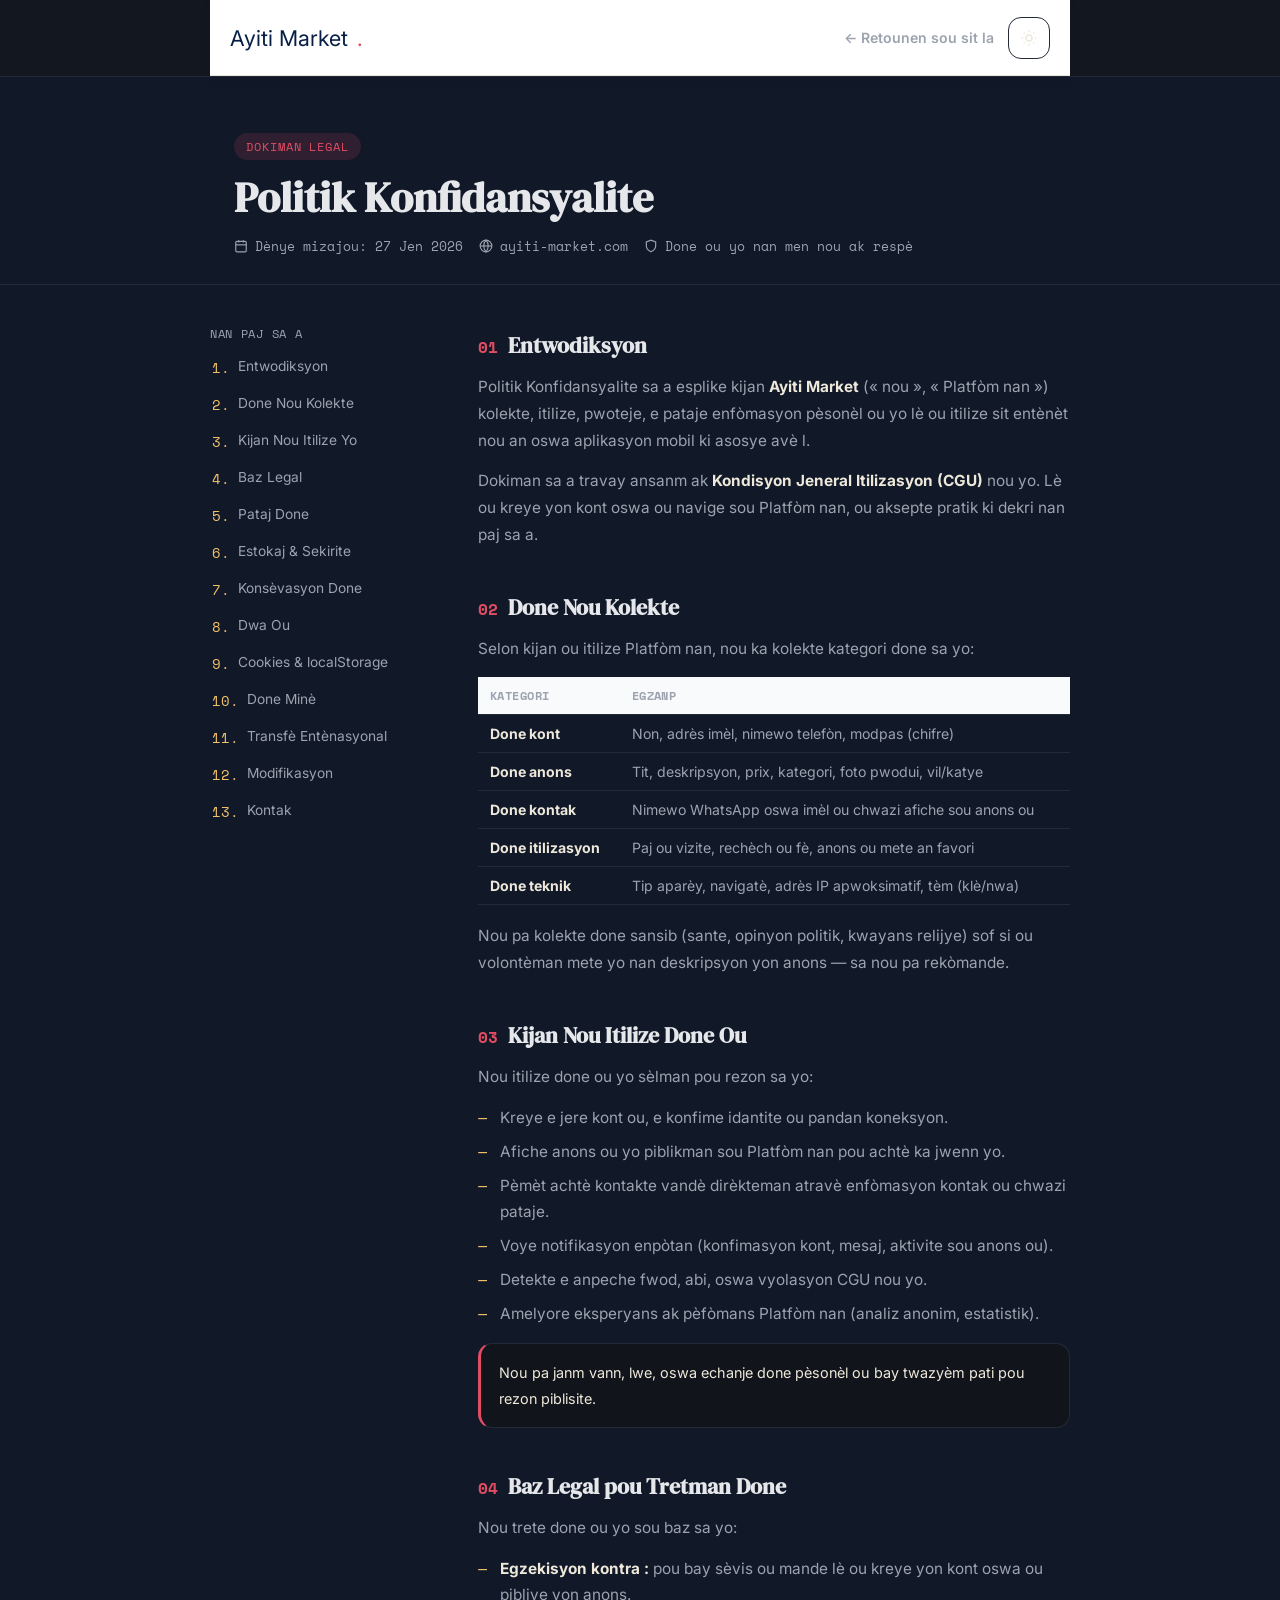
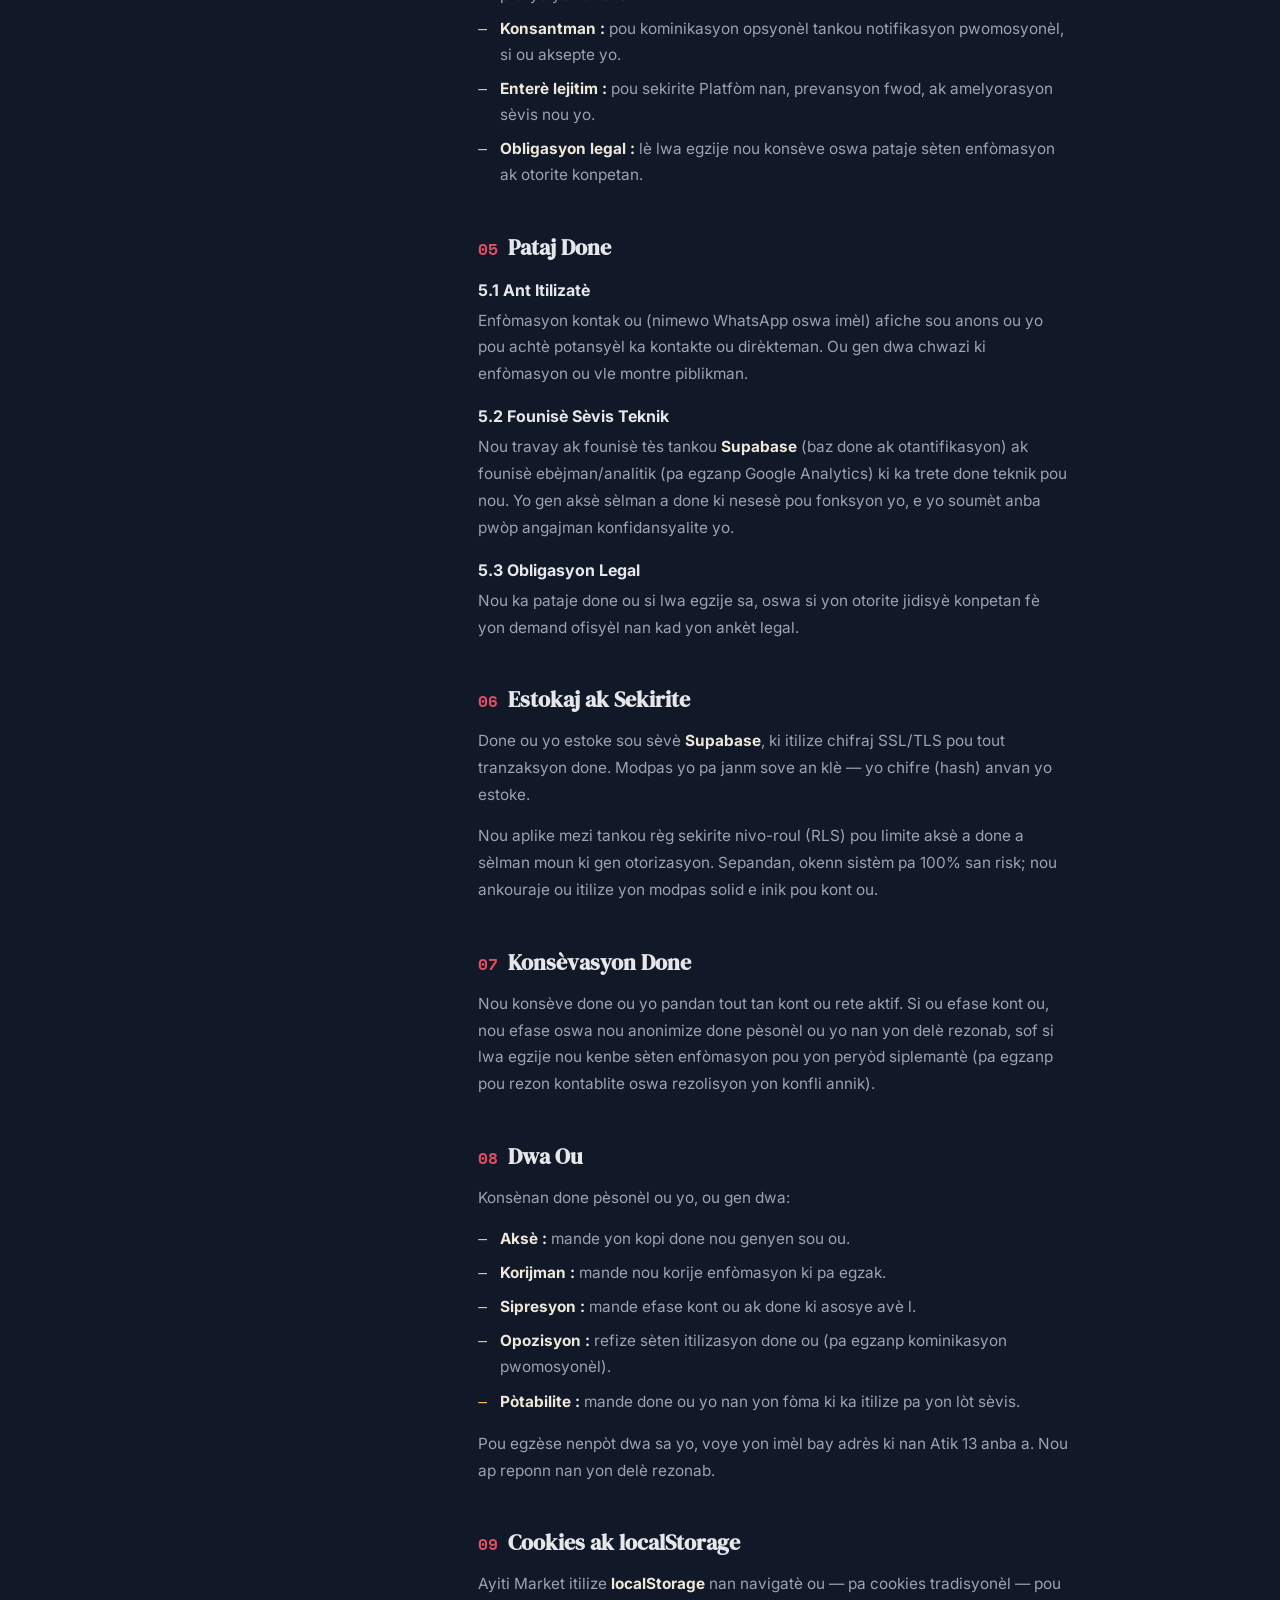
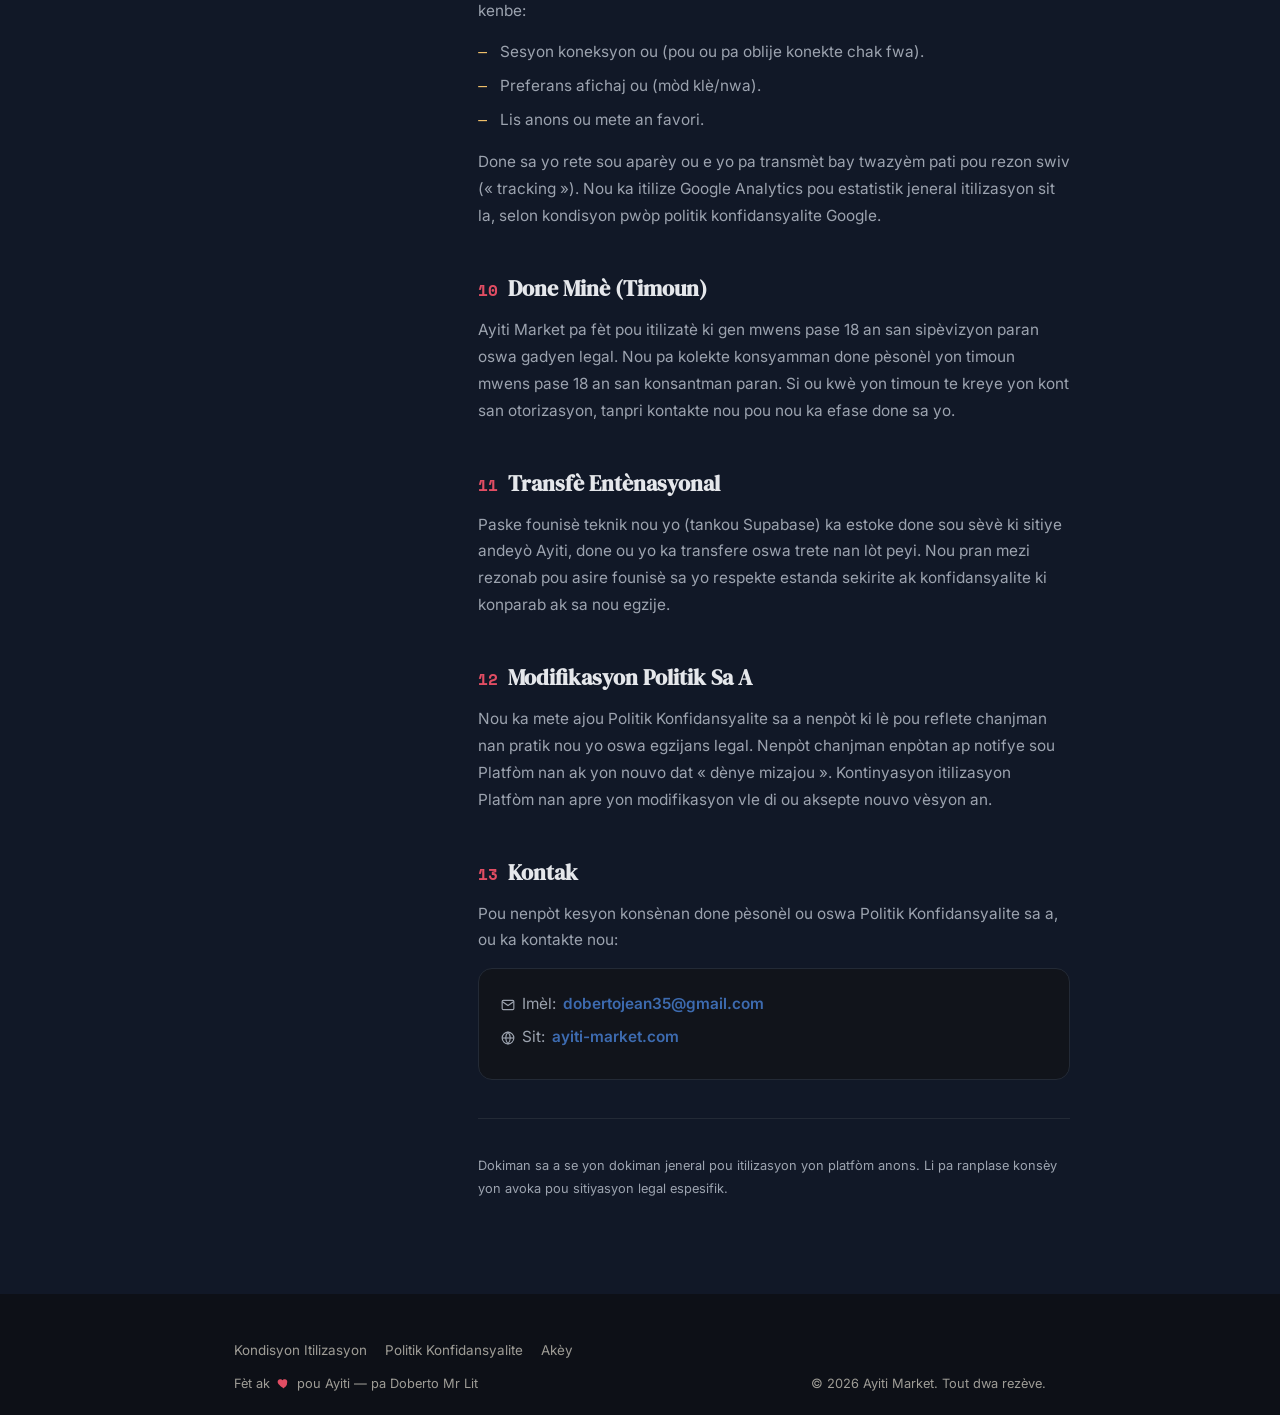
<file: frontend/confidentialite.html>
<!-- AYITI MARKET PRO V3 -->
<!DOCTYPE html>
<html lang="ht">
<head>
<meta charset="UTF-8">
<meta name="viewport" content="width=device-width, initial-scale=1.0">
<title>Politik Konfidansyalite — Ayiti Market</title>
<meta name="description" content="Politik Konfidansyalite konplè pou platfòm Ayiti Market — kijan nou kolekte, itilize, e pwoteje done ou yo.">
<meta name="robots" content="index, follow">

<link rel="icon" type="image/png" href="/icons/icon-192.png">
<link rel="apple-touch-icon" href="/icons/icon-180.png">
<link rel="manifest" href="/manifest.json">
<meta name="theme-color" content="#0B0D12">

<script>
  (function () {
    try {
      var saved = localStorage.getItem('am-theme');
      var theme = saved || 'dark';
      document.documentElement.setAttribute('data-theme', theme);
    } catch (e) {}
  })();
</script>

<link rel="preconnect" href="https://fonts.googleapis.com">
<link rel="preconnect" href="https://fonts.gstatic.com" crossorigin>
<link href="https://fonts.googleapis.com/css2?family=DM+Serif+Display:ital@0;1&family=Inter:wght@400;500;600;700;800&family=Space+Mono:wght@400;700&display=swap" rel="stylesheet">

<style>
  :root{
    --krem:        #FBF6EC;
    --krem-dim:     #F3ECDC;
    --lank:        #14181F;
    --lank-soft:    #4A4F5A;
    --wouj:        #B91C3C;
    --wouj-dark:    #8C1530;
    --ble:         #16335E;
    --ble-soft:     #2A4D80;
    --lo:          #E1962F;
    --lo-soft:      #F2C26B;
    --liy:         #E4DCC8;
    --blan:        #FFFFFF;
    --lank-light:  #2A3040;
    --lo-text:     #8A5D12;

    --display: 'DM Serif Display', Georgia, serif;
    --body: 'Inter', -apple-system, BlinkMacSystemFont, sans-serif;
    --mono: 'Space Mono', monospace;

    --radius: 14px;
    --container: 860px;
  }

  :root[data-theme="dark"]{
    --krem:        #0B0D12;
    --krem-dim:     #11141B;
    --lank:        #EDE8DA;
    --lank-soft:    #9CA3AF;
    --wouj:        #E14D63;
    --wouj-dark:    #F2718A;
    --ble:         #5C8AD6;
    --ble-soft:     #3D6BB0;
    --lo:          #F2C26B;
    --lo-soft:      #E1962F;
    --liy:         #232A36;
    --blan:        #161A22;
    --lank-light:  #1E2430;
    --lo-text:     #F2C26B;
  }

  *,*::before,*::after{ box-sizing:border-box; margin:0; padding:0; }
  html{ scroll-behavior:smooth; }
  body{
    font-family:var(--body);
    background:var(--krem); color:var(--lank);
    -webkit-font-smoothing:antialiased;
    transition: background .25s ease, color .25s ease;
  }
  a{ color:inherit; text-decoration:none; }
  .wrap{ max-width:var(--container); margin:0 auto; padding:0 24px; }

  /* ============ HEADER ============ */
  header{
    position:sticky; top:0; z-index:50;
    background:rgba(251,246,236,0.92);
    backdrop-filter:blur(10px);
    border-bottom:1px solid var(--liy);
  }
  :root[data-theme="dark"] header{ background:rgba(20,24,31,0.92); }
  .nav{
    display:flex; align-items:center; justify-content:space-between;
    padding:16px 24px; max-width:var(--container); margin:0 auto;
  }
  .logo{
    font-family:var(--display); font-size:1.35rem; color:var(--lank);
    display:flex; align-items:center; gap:8px;
  }
  .logo .dot{ color:var(--wouj); }
  .nav-actions{ display:flex; align-items:center; gap:14px; }
  .back-link{
    font-family:var(--body); font-weight:600; font-size:0.88rem;
    color:var(--lank-soft); display:flex; align-items:center; gap:6px;
  }
  .back-link:hover{ color:var(--wouj); }
  .theme-toggle{
    width:38px; height:38px; border-radius:50%;
    border:1px solid var(--liy); background:transparent;
    display:flex; align-items:center; justify-content:center;
    cursor:pointer; color:var(--lank);
  }
  .theme-toggle svg{ width:18px; height:18px; }
  .theme-toggle .ic-sun{ display:none; }
  :root[data-theme="dark"] .theme-toggle .ic-moon{ display:none; }
  :root[data-theme="dark"] .theme-toggle .ic-sun{ display:block; }

  /* ============ HERO ============ */
  .legal-hero{ padding:56px 0 28px; border-bottom:1px solid var(--liy); }
  .legal-eyebrow{
    font-family:var(--mono); font-size:0.72rem; letter-spacing:0.08em;
    text-transform:uppercase; color:var(--wouj); margin-bottom:14px;
    display:inline-block; background:rgba(185,28,60,0.08);
    padding:5px 12px; border-radius:20px;
  }
  :root[data-theme="dark"] .legal-eyebrow{ background:rgba(225,77,99,0.15); }
  .legal-hero h1{
    font-family:var(--display); font-size:clamp(1.9rem,4vw,2.6rem);
    line-height:1.15; margin-bottom:14px;
  }
  .legal-meta{
    font-family:var(--mono); font-size:0.82rem; color:var(--lank-soft);
    display:flex; flex-wrap:wrap; gap:16px;
  }
  .legal-meta span, .contact-box p, .foot-bottom span{ display:flex; align-items:center; gap:7px; }
  .meta-ic{ flex-shrink:0; display:inline-flex; }
  .meta-ic svg{ width:14px; height:14px; stroke:currentColor; }

  /* ============ LAYOUT ============ */
  .legal-body{ padding:40px 0 80px; display:grid; grid-template-columns:220px 1fr; gap:48px; align-items:start; }
  @media (max-width:760px){ .legal-body{ grid-template-columns:1fr; } }

  /* ---- TOC (table of contents) ---- */
  .toc{ position:sticky; top:90px; }
  .toc-title{ font-family:var(--mono); font-size:0.72rem; text-transform:uppercase; letter-spacing:0.06em; color:var(--lank-soft); margin-bottom:12px; }
  .toc ol{ list-style:none; counter-reset:toc; display:flex; flex-direction:column; gap:9px; }
  .toc li{ counter-increment:toc; }
  .toc a{
    font-size:0.86rem; color:var(--lank-soft); display:flex; gap:8px;
    padding:4px 0; border-left:2px solid transparent;
  }
  .toc a::before{ content:counter(toc) "."; font-family:var(--mono); color:var(--lo-text); flex-shrink:0; }
  .toc a:hover, .toc a.active{ color:var(--wouj); }
  @media (max-width:760px){ .toc{ display:none; } }

  /* ---- ARTICLE CONTENT ---- */
  .legal-content section{ margin-bottom:38px; padding-top:6px; }
  .legal-content h2{
    font-family:var(--display); font-size:1.35rem; margin-bottom:14px;
    display:flex; align-items:baseline; gap:10px;
  }
  .legal-content h2 .num{ font-family:var(--mono); color:var(--wouj); font-size:1rem; }
  .legal-content h3{ font-family:var(--body); font-weight:700; font-size:1rem; margin:18px 0 8px; }
  .legal-content p{ font-size:0.96rem; line-height:1.75; color:var(--lank-soft); margin-bottom:14px; }
  .legal-content ul{ margin:0 0 16px 0; padding-left:0; list-style:none; }
  .legal-content ul li{
    font-size:0.96rem; line-height:1.7; color:var(--lank-soft);
    padding-left:22px; position:relative; margin-bottom:8px;
  }
  .legal-content ul li::before{
    content:"—"; position:absolute; left:0; color:var(--lo-text); font-family:var(--mono);
  }
  .legal-content strong{ color:var(--lank); font-weight:700; }
  .callout{
    background:var(--krem-dim); border:1px solid var(--liy); border-left:3px solid var(--wouj);
    border-radius:var(--radius); padding:16px 18px; margin:16px 0;
  }
  .callout p{ margin-bottom:0; color:var(--lank); font-size:0.9rem; }
  .contact-box{
    background:var(--krem-dim); border:1px solid var(--liy); border-radius:var(--radius);
    padding:22px; margin-top:8px;
  }
  .contact-box p{ margin-bottom:6px; }
  .contact-box a{ color:var(--ble); font-weight:600; }
  :root[data-theme="dark"] .contact-box a{ color:var(--ble-soft); }
  hr.sep{ border:none; border-top:1px solid var(--liy); margin:36px 0; }

  /* ---- TABLE: done yo kolekte ---- */
  .data-table{ width:100%; border-collapse:collapse; margin-bottom:18px; font-size:0.88rem; }
  .data-table th, .data-table td{
    text-align:left; padding:10px 12px; border-bottom:1px solid var(--liy);
    vertical-align:top;
  }
  .data-table th{
    font-family:var(--mono); font-size:0.72rem; text-transform:uppercase;
    letter-spacing:0.04em; color:var(--lank-soft); font-weight:600;
  }
  .data-table td{ color:var(--lank-soft); }
  .data-table td strong{ color:var(--lank); }
  @media (max-width:560px){
    .data-table{ font-size:0.82rem; }
    .data-table th, .data-table td{ padding:8px 6px; }
  }

  /* ============ FOOTER ============ */
  footer{ background:var(--lank); color:rgba(251,246,236,0.7); padding:48px 0 24px; }
  :root[data-theme="dark"] footer{ background:#0D1017; color:rgba(237,232,218,0.65); }
  .foot-bottom{
    display:flex; justify-content:space-between; flex-wrap:wrap; gap:10px;
    font-size:0.8rem; max-width:var(--container); margin:0 auto; padding:0 24px;
  }
  .foot-links{ display:flex; gap:18px; margin-bottom:18px; max-width:var(--container); margin-left:auto; margin-right:auto; padding:0 24px; flex-wrap:wrap; }
  .foot-links a{ font-size:0.84rem; color:rgba(251,246,236,0.7); }
  :root[data-theme="dark"] .foot-links a{ color:rgba(237,232,218,0.65); }
  .foot-links a:hover{ color:var(--lo); }
</style>
<script async src="https://pagead2.googlesyndication.com/pagead/js/adsbygoogle.js?client=ca-pub-3671082075819991"
     crossorigin="anonymous"></script>
  <link rel="stylesheet" href="ayiti-market-v15-production.css?v=16.3">
</head>
<body>

<header>
  <div class="nav">
    <a href="/" class="logo">Ayiti Market<span class="dot">.</span></a>
    <div class="nav-actions">
      <a href="/" class="back-link">← Retounen sou sit la</a>
      <button class="theme-toggle" id="themeToggle" aria-label="Chanje tèm">
        <svg class="ic-moon" viewBox="0 0 24 24" fill="none" stroke="currentColor" stroke-width="2"><path d="M21 12.79A9 9 0 1111.21 3 7 7 0 0021 12.79z"/></svg>
        <svg class="ic-sun" viewBox="0 0 24 24" fill="none" stroke="currentColor" stroke-width="2"><circle cx="12" cy="12" r="4"/><path d="M12 2v2M12 20v2M4.93 4.93l1.41 1.41M17.66 17.66l1.41 1.41M2 12h2M20 12h2M4.93 19.07l1.41-1.41M17.66 6.34l1.41-1.41"/></svg>
      </button>
    </div>
  </div>
</header>

<section class="legal-hero">
  <div class="wrap">
    <span class="legal-eyebrow">Dokiman Legal</span>
    <h1>Politik Konfidansyalite</h1>
    <div class="legal-meta">
      <span><span class="meta-ic"><svg viewBox="0 0 24 24" fill="none" stroke-width="2"><rect x="3" y="4" width="18" height="18" rx="2"/><line x1="16" y1="2" x2="16" y2="6"/><line x1="8" y1="2" x2="8" y2="6"/><line x1="3" y1="10" x2="21" y2="10"/></svg></span>Dènye mizajou: 27 Jen 2026</span>
      <span><span class="meta-ic"><svg viewBox="0 0 24 24" fill="none" stroke-width="2"><circle cx="12" cy="12" r="10"/><line x1="2" y1="12" x2="22" y2="12"/><path d="M12 2a15 15 0 010 20a15 15 0 010-20z"/></svg></span>ayiti-market.com</span>
      <span><span class="meta-ic"><svg viewBox="0 0 24 24" fill="none" stroke-width="2"><path d="M12 22s8-4 8-10V5l-8-3-8 3v7c0 6 8 10 8 10z"/></svg></span>Done ou yo nan men nou ak respè</span>
    </div>
  </div>
</section>

<div class="wrap legal-body">

  <nav class="toc" aria-label="Tab kontni">
    <div class="toc-title">Nan paj sa a</div>
    <ol>
      <li><a href="#art1">Entwodiksyon</a></li>
      <li><a href="#art2">Done Nou Kolekte</a></li>
      <li><a href="#art3">Kijan Nou Itilize Yo</a></li>
      <li><a href="#art4">Baz Legal</a></li>
      <li><a href="#art5">Pataj Done</a></li>
      <li><a href="#art6">Estokaj & Sekirite</a></li>
      <li><a href="#art7">Konsèvasyon Done</a></li>
      <li><a href="#art8">Dwa Ou</a></li>
      <li><a href="#art9">Cookies & localStorage</a></li>
      <li><a href="#art10">Done Minè</a></li>
      <li><a href="#art11">Transfè Entènasyonal</a></li>
      <li><a href="#art12">Modifikasyon</a></li>
      <li><a href="#art13">Kontak</a></li>
    </ol>
  </nav>

  <article class="legal-content">

    <section id="art1">
      <h2><span class="num">01</span> Entwodiksyon</h2>
      <p>Politik Konfidansyalite sa a esplike kijan <strong>Ayiti Market</strong> (« nou », « Platfòm nan ») kolekte, itilize, pwoteje, e pataje enfòmasyon pèsonèl ou yo lè ou itilize sit entènèt nou an oswa aplikasyon mobil ki asosye avè l.</p>
      <p>Dokiman sa a travay ansanm ak <strong>Kondisyon Jeneral Itilizasyon (CGU)</strong> nou yo. Lè ou kreye yon kont oswa ou navige sou Platfòm nan, ou aksepte pratik ki dekri nan paj sa a.</p>
    </section>

    <section id="art2">
      <h2><span class="num">02</span> Done Nou Kolekte</h2>
      <p>Selon kijan ou itilize Platfòm nan, nou ka kolekte kategori done sa yo:</p>
      <table class="data-table">
        <tr><th>Kategori</th><th>Egzanp</th></tr>
        <tr><td><strong>Done kont</strong></td><td>Non, adrès imèl, nimewo telefòn, modpas (chifre)</td></tr>
        <tr><td><strong>Done anons</strong></td><td>Tit, deskripsyon, prix, kategori, foto pwodui, vil/katye</td></tr>
        <tr><td><strong>Done kontak</strong></td><td>Nimewo WhatsApp oswa imèl ou chwazi afiche sou anons ou</td></tr>
        <tr><td><strong>Done itilizasyon</strong></td><td>Paj ou vizite, rechèch ou fè, anons ou mete an favori</td></tr>
        <tr><td><strong>Done teknik</strong></td><td>Tip aparèy, navigatè, adrès IP apwoksimatif, tèm (klè/nwa)</td></tr>
      </table>
      <p>Nou pa kolekte done sansib (sante, opinyon politik, kwayans relijye) sof si ou volontèman mete yo nan deskripsyon yon anons — sa nou pa rekòmande.</p>
    </section>

    <section id="art3">
      <h2><span class="num">03</span> Kijan Nou Itilize Done Ou</h2>
      <p>Nou itilize done ou yo sèlman pou rezon sa yo:</p>
      <ul>
        <li>Kreye e jere kont ou, e konfime idantite ou pandan koneksyon.</li>
        <li>Afiche anons ou yo piblikman sou Platfòm nan pou achtè ka jwenn yo.</li>
        <li>Pèmèt achtè kontakte vandè dirèkteman atravè enfòmasyon kontak ou chwazi pataje.</li>
        <li>Voye notifikasyon enpòtan (konfimasyon kont, mesaj, aktivite sou anons ou).</li>
        <li>Detekte e anpeche fwod, abi, oswa vyolasyon CGU nou yo.</li>
        <li>Amelyore eksperyans ak pèfòmans Platfòm nan (analiz anonim, estatistik).</li>
      </ul>
      <div class="callout">
        <p>Nou pa janm vann, lwe, oswa echanje done pèsonèl ou bay twazyèm pati pou rezon piblisite.</p>
      </div>
    </section>

    <section id="art4">
      <h2><span class="num">04</span> Baz Legal pou Tretman Done</h2>
      <p>Nou trete done ou yo sou baz sa yo:</p>
      <ul>
        <li><strong>Egzekisyon kontra :</strong> pou bay sèvis ou mande lè ou kreye yon kont oswa ou pibliye yon anons.</li>
        <li><strong>Konsantman :</strong> pou kominikasyon opsyonèl tankou notifikasyon pwomosyonèl, si ou aksepte yo.</li>
        <li><strong>Enterè lejitim :</strong> pou sekirite Platfòm nan, prevansyon fwod, ak amelyorasyon sèvis nou yo.</li>
        <li><strong>Obligasyon legal :</strong> lè lwa egzije nou konsève oswa pataje sèten enfòmasyon ak otorite konpetan.</li>
      </ul>
    </section>

    <section id="art5">
      <h2><span class="num">05</span> Pataj Done</h2>
      <h3>5.1 Ant Itilizatè</h3>
      <p>Enfòmasyon kontak ou (nimewo WhatsApp oswa imèl) afiche sou anons ou yo pou achtè potansyèl ka kontakte ou dirèkteman. Ou gen dwa chwazi ki enfòmasyon ou vle montre piblikman.</p>
      <h3>5.2 Founisè Sèvis Teknik</h3>
      <p>Nou travay ak founisè tès tankou <strong>Supabase</strong> (baz done ak otantifikasyon) ak founisè ebèjman/analitik (pa egzanp Google Analytics) ki ka trete done teknik pou nou. Yo gen aksè sèlman a done ki nesesè pou fonksyon yo, e yo soumèt anba pwòp angajman konfidansyalite yo.</p>
      <h3>5.3 Obligasyon Legal</h3>
      <p>Nou ka pataje done ou si lwa egzije sa, oswa si yon otorite jidisyè konpetan fè yon demand ofisyèl nan kad yon ankèt legal.</p>
    </section>

    <section id="art6">
      <h2><span class="num">06</span> Estokaj ak Sekirite</h2>
      <p>Done ou yo estoke sou sèvè <strong>Supabase</strong>, ki itilize chifraj SSL/TLS pou tout tranzaksyon done. Modpas yo pa janm sove an klè — yo chifre (hash) anvan yo estoke.</p>
      <p>Nou aplike mezi tankou règ sekirite nivo-roul (RLS) pou limite aksè a done a sèlman moun ki gen otorizasyon. Sepandan, okenn sistèm pa 100% san risk; nou ankouraje ou itilize yon modpas solid e inik pou kont ou.</p>
    </section>

    <section id="art7">
      <h2><span class="num">07</span> Konsèvasyon Done</h2>
      <p>Nou konsève done ou yo pandan tout tan kont ou rete aktif. Si ou efase kont ou, nou efase oswa nou anonimize done pèsonèl ou yo nan yon delè rezonab, sof si lwa egzije nou kenbe sèten enfòmasyon pou yon peryòd siplemantè (pa egzanp pou rezon kontablite oswa rezolisyon yon konfli annik).</p>
    </section>

    <section id="art8">
      <h2><span class="num">08</span> Dwa Ou</h2>
      <p>Konsènan done pèsonèl ou yo, ou gen dwa:</p>
      <ul>
        <li><strong>Aksè :</strong> mande yon kopi done nou genyen sou ou.</li>
        <li><strong>Korijman :</strong> mande nou korije enfòmasyon ki pa egzak.</li>
        <li><strong>Sipresyon :</strong> mande efase kont ou ak done ki asosye avè l.</li>
        <li><strong>Opozisyon :</strong> refize sèten itilizasyon done ou (pa egzanp kominikasyon pwomosyonèl).</li>
        <li><strong>Pòtabilite :</strong> mande done ou yo nan yon fòma ki ka itilize pa yon lòt sèvis.</li>
      </ul>
      <p>Pou egzèse nenpòt dwa sa yo, voye yon imèl bay adrès ki nan Atik 13 anba a. Nou ap reponn nan yon delè rezonab.</p>
    </section>

    <section id="art9">
      <h2><span class="num">09</span> Cookies ak localStorage</h2>
      <p>Ayiti Market itilize <strong>localStorage</strong> nan navigatè ou — pa cookies tradisyonèl — pou kenbe:</p>
      <ul>
        <li>Sesyon koneksyon ou (pou ou pa oblije konekte chak fwa).</li>
        <li>Preferans afichaj ou (mòd klè/nwa).</li>
        <li>Lis anons ou mete an favori.</li>
      </ul>
      <p>Done sa yo rete sou aparèy ou e yo pa transmèt bay twazyèm pati pou rezon swiv (« tracking »). Nou ka itilize Google Analytics pou estatistik jeneral itilizasyon sit la, selon kondisyon pwòp politik konfidansyalite Google.</p>
    </section>

    <section id="art10">
      <h2><span class="num">10</span> Done Minè (Timoun)</h2>
      <p>Ayiti Market pa fèt pou itilizatè ki gen mwens pase 18 an san sipèvizyon paran oswa gadyen legal. Nou pa kolekte konsyamman done pèsonèl yon timoun mwens pase 18 an san konsantman paran. Si ou kwè yon timoun te kreye yon kont san otorizasyon, tanpri kontakte nou pou nou ka efase done sa yo.</p>
    </section>

    <section id="art11">
      <h2><span class="num">11</span> Transfè Entènasyonal</h2>
      <p>Paske founisè teknik nou yo (tankou Supabase) ka estoke done sou sèvè ki sitiye andeyò Ayiti, done ou yo ka transfere oswa trete nan lòt peyi. Nou pran mezi rezonab pou asire founisè sa yo respekte estanda sekirite ak konfidansyalite ki konparab ak sa nou egzije.</p>
    </section>

    <section id="art12">
      <h2><span class="num">12</span> Modifikasyon Politik Sa A</h2>
      <p>Nou ka mete ajou Politik Konfidansyalite sa a nenpòt ki lè pou reflete chanjman nan pratik nou yo oswa egzijans legal. Nenpòt chanjman enpòtan ap notifye sou Platfòm nan ak yon nouvo dat « dènye mizajou ». Kontinyasyon itilizasyon Platfòm nan apre yon modifikasyon vle di ou aksepte nouvo vèsyon an.</p>
    </section>

    <section id="art13">
      <h2><span class="num">13</span> Kontak</h2>
      <p>Pou nenpòt kesyon konsènan done pèsonèl ou oswa Politik Konfidansyalite sa a, ou ka kontakte nou:</p>
      <div class="contact-box">
        <p><span class="meta-ic"><svg viewBox="0 0 24 24" fill="none" stroke-width="2"><rect x="2" y="4" width="20" height="16" rx="2"/><path d="M22 6l-10 7L2 6"/></svg></span>Imèl: <a href="mailto:dobertojean35@gmail.com">dobertojean35@gmail.com</a></p>
        <p><span class="meta-ic"><svg viewBox="0 0 24 24" fill="none" stroke-width="2"><circle cx="12" cy="12" r="10"/><line x1="2" y1="12" x2="22" y2="12"/><path d="M12 2a15 15 0 010 20a15 15 0 010-20z"/></svg></span>Sit: <a href="https://ayiti-market.com">ayiti-market.com</a></p>
      </div>
    </section>

    <hr class="sep">
    <p style="font-size:0.8rem;color:var(--lank-soft);">Dokiman sa a se yon dokiman jeneral pou itilizasyon yon platfòm anons. Li pa ranplase konsèy yon avoka pou sitiyasyon legal espesifik.</p>

  </article>
</div>

<footer>
  <div class="foot-links">
    <a href="/cgu.html">Kondisyon Itilizasyon</a>
    <a href="/confidentialite.html">Politik Konfidansyalite</a>
    <a href="/">Akèy</a>
  </div>
  <div class="foot-bottom">
    <span>Fèt ak <svg viewBox="0 0 24 24" width="13" height="13" fill="var(--wouj)" stroke="none" style="display:inline;vertical-align:-2px;"><path d="M12 21s-7.5-4.6-10.2-9.3C0.2 8.6 1.6 5 5.1 4.1c2.1-0.5 4.1 0.4 5 2.1c0.9-1.7 2.9-2.6 5-2.1c3.5 0.9 4.9 4.5 3.3 7.6C19.5 16.4 12 21 12 21z"/></svg> pou Ayiti — pa Doberto Mr Lit</span>
    <span>© 2026 Ayiti Market. Tout dwa rezève.</span>
  </div>
</footer>

<script>
  function setTheme(theme) {
    document.documentElement.setAttribute('data-theme', theme);
    try { localStorage.setItem('am-theme', theme); } catch (e) {}
  }
  function toggleTheme() {
    const current = document.documentElement.getAttribute('data-theme') === 'dark' ? 'dark' : 'light';
    setTheme(current === 'dark' ? 'light' : 'dark');
  }
  document.getElementById('themeToggle').addEventListener('click', toggleTheme);

  // Active TOC link on scroll
  const sections = document.querySelectorAll('.legal-content section');
  const tocLinks = document.querySelectorAll('.toc a');
  function onScroll(){
    let current = '';
    sections.forEach(sec => {
      const rect = sec.getBoundingClientRect();
      if (rect.top <= 120) current = sec.id;
    });
    tocLinks.forEach(a => {
      a.classList.toggle('active', a.getAttribute('href') === '#' + current);
    });
  }
  window.addEventListener('scroll', onScroll);
  onScroll();
</script>
</body>
</html>
</file>
<file: frontend/ayiti-market-v15-production.css>
/* ============================================================
   AYITI MARKET — V15 PRODUCTION UI
   Single final UI layer. Intentionally small and targeted.
   ============================================================ */

:root {
  --am-navy:#071f46;
  --am-navy-2:#0b2b5c;
  --am-red:#e31c3d;
  --am-red-dark:#bd1532;
  --am-blue:#1d4f91;
  --am-bg:#f6f7f9;
  --am-card:#ffffff;
  --am-text:#111827;
  --am-muted:#667085;
  --am-border:#e4e7ec;
  --am-soft:#f2f4f7;
  --am-success:#16a34a;
  --am-radius:16px;
  --am-shadow:0 8px 30px rgba(15,23,42,.07);
  --am-shadow-sm:0 3px 14px rgba(15,23,42,.055);
}

html { box-sizing:border-box; scroll-behavior:smooth; }
*, *::before, *::after { box-sizing:inherit; }
html, body { max-width:100%; overflow-x:hidden; }
body {
  margin:0;
  background:var(--am-bg);
  color:var(--am-text);
  font-family:Inter,-apple-system,BlinkMacSystemFont,"Segoe UI",Roboto,Arial,sans-serif;
  font-style:normal;
}
img { max-width:100%; }
button, input, textarea, select { font:inherit; }
button, a { -webkit-tap-highlight-color:transparent; }
button { cursor:pointer; }
h1,h2,h3,h4,h5,h6,.logo,.brand,.seller-name,.page-title {
  font-family:Inter,-apple-system,BlinkMacSystemFont,"Segoe UI",Roboto,Arial,sans-serif;
  font-style:normal;
}
main,.wrap,.container,.page-wrap,.page-container,.admin-main { min-width:0; }

/* ---------- Brand / favicon-like identity ---------- */
.am-brand {
  display:inline-flex;
  align-items:center;
  gap:10px;
  min-width:0;
  text-decoration:none;
}
.am-brand-logo,.drawer-brand img,.logo img {
  width:34px;
  height:34px;
  border-radius:10px;
  object-fit:cover;
  flex:0 0 auto;
  box-shadow:0 2px 8px rgba(7,31,70,.16);
}
.am-brand-name,.drawer-brand strong {
  color:var(--am-navy);
  font-weight:900;
  letter-spacing:-.02em;
}
.am-brand-market,.drawer-brand strong span { color:var(--am-red); }

/* ---------- Shared surfaces ---------- */
.card,.acc-card,.stat-kard,.stat-card,.seller-card,.admin-card,
.testi-card,.conv-item,.conversation-item,.empty-box,.rating-summary,
.review-form-card,.review-card {
  background:var(--am-card);
  border:1px solid var(--am-border);
  border-radius:var(--am-radius);
  box-shadow:var(--am-shadow-sm);
}
.card:hover,.acc-card:hover,.seller-card:hover {
  box-shadow:var(--am-shadow);
}
.sec-head,.table-header {
  gap:12px;
}
.sec-head h2,.sec-title,.acc-card-title,.table-title,.page-title {
  color:var(--am-navy);
  font-weight:850;
  letter-spacing:-.025em;
}

/* ---------- Buttons ---------- */
.btn,.btn-primary,.btn-ghost,.btn-secondary,.action-btn,
.chat-send-btn,.chat-attach-btn,.btn-share,.btn-wa,.btn-contact {
  min-height:42px;
  border-radius:12px;
  font-weight:750;
  line-height:1.1;
  transition:transform .14s ease, box-shadow .14s ease, background .14s ease, border-color .14s ease;
}
.btn:active,.action-btn:active,.chat-send-btn:active { transform:scale(.98); }
.btn-primary,.primary-btn {
  background:var(--am-red);
  border-color:var(--am-red);
  color:#fff;
  box-shadow:0 6px 15px rgba(227,28,61,.18);
}
.btn-primary:hover,.primary-btn:hover {
  background:var(--am-red-dark);
  border-color:var(--am-red-dark);
}
.btn-ghost,.btn-secondary,.secondary-btn {
  background:#fff;
  color:var(--am-navy);
  border:1px solid #d0d5dd;
  box-shadow:none;
}
.btn-danger { border-radius:10px; }
button:focus-visible,a:focus-visible,input:focus-visible,textarea:focus-visible,select:focus-visible {
  outline:3px solid rgba(29,79,145,.2);
  outline-offset:2px;
}

/* ---------- Forms ---------- */
.field label,.form-group label {
  display:block;
  color:#344054;
  font-size:.82rem;
  font-weight:750;
  margin-bottom:7px;
}
.field input,.field textarea,.field select,
.form-group input,.form-group textarea,.form-group select,
.search-input,.table-search,.messages-search input {
  width:100%;
  min-height:44px;
  background:#fff;
  color:var(--am-text);
  border:1px solid #d0d5dd;
  border-radius:12px;
  outline:none;
  transition:border-color .15s ease, box-shadow .15s ease;
}
.field textarea,.form-group textarea { min-height:116px; resize:vertical; }
.field input:focus,.field textarea:focus,.field select:focus,
.form-group input:focus,.form-group textarea:focus,.form-group select:focus,
.search-input:focus,.table-search:focus,.messages-search input:focus {
  border-color:#4b73a9;
  box-shadow:0 0 0 3px rgba(29,79,145,.12);
}
.form-row-2,.field-row { gap:14px; }

/* ---------- Main navigation ---------- */
.nav {
  background:#fff;
  border-bottom:1px solid var(--am-border);
  box-shadow:0 2px 12px rgba(15,23,42,.035);
}
.nav .logo,.nav .am-brand { color:var(--am-navy); }
.nav-cta .btn-primary { border-radius:11px; }

/* ---------- Mobile drawer ---------- */
.mobile-drawer {
  background:#fff;
  border-right:1px solid var(--am-border);
  box-shadow:18px 0 45px rgba(15,23,42,.15);
}
.mobile-drawer .drawer-brand {
  display:flex;
  align-items:center;
  gap:11px;
  padding:18px 18px 14px;
  border-bottom:1px solid var(--am-border);
}
.mobile-drawer .drawer-brand small {
  display:block;
  margin-top:3px;
  color:var(--am-muted);
  font-size:.7rem;
  font-weight:600;
}
.mobile-drawer > a:not(.btn) {
  display:flex;
  align-items:center;
  gap:12px;
  min-height:48px;
  margin:3px 10px;
  padding:10px 12px;
  border-radius:12px;
  color:#344054;
  font-weight:700;
  text-decoration:none;
}
.mobile-drawer > a:not(.btn):hover { background:#f8fafc; color:var(--am-navy); }
.mobile-drawer .drawer-ico {
  width:34px;
  height:34px;
  display:grid;
  place-items:center;
  flex:0 0 auto;
  border-radius:10px;
  background:#f2f4f7;
  color:var(--am-navy);
}
.mobile-drawer .drawer-ico svg { width:18px; height:18px; }
.mobile-drawer .drawer-section-label {
  padding:17px 20px 5px;
  color:#98a2b3;
  text-transform:uppercase;
  letter-spacing:.08em;
  font-size:.66rem;
  font-weight:850;
}
.mobile-drawer .close-x {
  width:38px;
  height:38px;
  border-radius:11px;
  border:1px solid var(--am-border);
  background:#fff;
  color:#344054;
}
.mobile-drawer > .btn { margin:10px 12px 0; width:calc(100% - 24px); }

/* ---------- Bottom navigation ---------- */
.bottom-nav {
  background:rgba(255,255,255,.98);
  border-top:1px solid var(--am-border);
  box-shadow:0 -8px 28px rgba(15,23,42,.08);
  backdrop-filter:blur(12px);
}
.bottom-nav .bn-item {
  min-width:0;
  min-height:54px;
  padding:7px 3px 5px;
  color:#667085;
  font-size:.64rem;
  font-weight:750;
}
.bottom-nav .bn-item svg { width:21px; height:21px; }
.bottom-nav .bn-item.active { color:var(--am-red); }

/* ---------- Home / listing cards ---------- */
.katye,.recent-card,.sim-card {
  background:#fff;
  border:1px solid var(--am-border);
  border-radius:15px;
  box-shadow:var(--am-shadow-sm);
  overflow:hidden;
}
.katye:hover,.recent-card:hover,.sim-card:hover {
  transform:translateY(-2px);
  box-shadow:var(--am-shadow);
}
.cat-pill,.chip,.fa-chip {
  border-radius:999px;
}
.hero h1,.hero-title {
  color:var(--am-navy);
  font-family:Inter,-apple-system,BlinkMacSystemFont,"Segoe UI",sans-serif;
  font-weight:900;
  letter-spacing:-.04em;
}

/* ---------- Publish modal ---------- */
#publishModal {
  padding:14px;
}
#publishModal .modal {
  width:min(680px,100%);
  max-height:calc(100dvh - 28px);
  background:#fff;
  border:1px solid var(--am-border);
  border-radius:20px;
  box-shadow:0 24px 80px rgba(15,23,42,.24);
  overflow:hidden;
}
#publishModal .modal-head {
  position:sticky;
  top:0;
  z-index:3;
  display:flex;
  align-items:center;
  justify-content:space-between;
  gap:12px;
  padding:17px 20px;
  background:#fff;
  border-bottom:1px solid var(--am-border);
}
#publishModal .modal-head h2 {
  color:var(--am-navy);
  font-size:1.12rem;
  font-weight:850;
  margin:0;
}
#publishModal .modal-close {
  width:38px;
  height:38px;
  border-radius:11px;
  background:#f2f4f7;
  border:0;
  color:#475467;
}
#publishModal .modal-body {
  max-height:calc(100dvh - 96px);
  overflow-y:auto;
  overscroll-behavior:contain;
  padding:20px;
  padding-bottom:34px;
  scrollbar-gutter:stable;
}
#publishModal .field { margin-bottom:15px; }
#publishModal .field-row { display:grid; grid-template-columns:1fr 1fr; }
#publishModal .btn-full { width:100%; min-height:48px; border-radius:13px; }

/* ---------- Detail sheet ---------- */
.detail-sheet {
  background:#fff;
  border-left:1px solid var(--am-border);
  box-shadow:-20px 0 60px rgba(15,23,42,.16);
}
.detail-hero {
  position:relative;
  background:#eef2f6;
}
.detail-body {
  padding:22px;
  padding-bottom:18px;
  background:#fff;
}
.detail-price {
  color:var(--am-red);
  font-size:1.45rem;
  font-weight:900;
  letter-spacing:-.025em;
}
.detail-title {
  color:var(--am-navy);
  font-family:Inter,-apple-system,BlinkMacSystemFont,"Segoe UI",sans-serif;
  font-weight:850;
  line-height:1.25;
  letter-spacing:-.025em;
}
.detail-meta {
  display:grid;
  grid-template-columns:repeat(3,minmax(0,1fr));
  gap:9px;
  margin-top:15px;
}
.detail-meta-item {
  min-width:0;
  padding:10px 11px;
  background:#f8fafc;
  border:1px solid var(--am-border);
  border-radius:11px;
}
.detail-desc,.review-section,.similar-section {
  border-color:var(--am-border);
}
.detail-actions {
  position:sticky;
  bottom:0;
  z-index:4;
  display:grid;
  grid-template-columns:minmax(0,1.35fr) minmax(0,1fr) 46px;
  gap:9px;
  padding:12px 16px calc(12px + env(safe-area-inset-bottom));
  background:rgba(255,255,255,.97);
  border-top:1px solid var(--am-border);
  box-shadow:0 -8px 24px rgba(15,23,42,.07);
  backdrop-filter:blur(10px);
}
.detail-actions .btn {
  min-width:0;
  width:100%;
  min-height:46px;
  border-radius:12px;
}
.detail-actions .btn-wa {
  background:#20bd5a;
  border-color:#20bd5a;
  color:#fff;
}
.detail-actions .btn-contact {
  background:var(--am-navy);
  border-color:var(--am-navy);
  color:#fff;
}
.detail-actions .btn-share {
  width:46px;
  min-width:46px;
  padding:0;
  display:grid;
  place-items:center;
  background:#fff;
  color:var(--am-navy);
  border:1px solid #d0d5dd;
}
.similar-section { padding-bottom:24px; }
.similar-title {
  color:var(--am-navy);
  font-weight:850;
}
.similar-grid { gap:12px; }

/* ---------- Profile / account ---------- */
.acc-header,.profile-header {
  background:linear-gradient(135deg,var(--am-navy),#0d3873);
  color:#fff;
  border-radius:0 0 22px 22px;
}
.acc-tabs,.profile-tabs {
  gap:6px;
  background:#fff;
  border:1px solid var(--am-border);
  border-radius:14px;
  padding:5px;
  box-shadow:var(--am-shadow-sm);
}
.acc-tab {
  min-height:40px;
  border-radius:10px;
  color:#667085;
  font-weight:750;
}
.acc-tab.active {
  background:var(--am-navy);
  color:#fff;
}
.stat-kard {
  padding:16px;
}
.stat-kard-val {
  color:var(--am-navy);
  font-weight:900;
}
.acc-card { overflow:hidden; }
.acc-card-actions {
  display:flex;
  flex-wrap:wrap;
  gap:8px;
}
.account-avatar,.profile-avatar {
  border:3px solid rgba(255,255,255,.9);
  box-shadow:0 8px 24px rgba(7,31,70,.18);
}

/* ---------- Seller ---------- */
.seller-hero {
  background:linear-gradient(135deg,var(--am-navy),#0d3873);
  color:#fff;
}
.seller-hero-inner {
  gap:18px;
}
.seller-avatar {
  border:4px solid rgba(255,255,255,.9);
  box-shadow:0 10px 25px rgba(0,0,0,.14);
}
.seller-name { color:#fff; }
.seller-bio { color:rgba(255,255,255,.82); }
.seller-stats {
  display:grid;
  grid-template-columns:repeat(4,minmax(0,1fr));
  gap:10px;
}
.stat-box {
  background:#fff;
  border:1px solid var(--am-border);
  border-radius:14px;
  box-shadow:var(--am-shadow-sm);
}
.listings-grid { gap:16px; }

/* ---------- Admin ---------- */
.admin-nav {
  background:var(--am-navy);
  color:#fff;
  border-bottom:1px solid rgba(255,255,255,.09);
  box-shadow:0 5px 18px rgba(7,31,70,.14);
}
.admin-nav .brand {
  color:#fff;
  font-family:Inter,-apple-system,BlinkMacSystemFont,"Segoe UI",sans-serif;
  font-weight:900;
}
.admin-wrap { gap:20px; }
.sidebar {
  background:#fff;
  border:1px solid var(--am-border);
  border-radius:16px;
  box-shadow:var(--am-shadow-sm);
}
.sidebar-item {
  border-radius:10px;
  font-weight:700;
}
.sidebar-item.active {
  background:#edf3fb;
  color:var(--am-navy);
}
.stats-grid { gap:14px; }
.stat-card { padding:17px; }
.stat-label { color:var(--am-muted); font-weight:700; }
.stat-val { color:var(--am-navy); font-weight:900; }
.table-wrap {
  width:100%;
  overflow-x:auto;
  -webkit-overflow-scrolling:touch;
  background:#fff;
  border:1px solid var(--am-border);
  border-radius:16px;
  box-shadow:var(--am-shadow-sm);
}
.table-header {
  padding:14px;
  border-bottom:1px solid var(--am-border);
}
table { width:100%; border-collapse:collapse; }
th {
  background:#f8fafc;
  color:#667085;
  font-size:.69rem;
  font-weight:850;
  letter-spacing:.05em;
  text-transform:uppercase;
  white-space:nowrap;
}
td,th { padding:11px 12px; border-bottom:1px solid #eef0f3; }
tbody tr:hover { background:#fbfcfe; }
.action-btn { min-height:34px; border-radius:9px; }

/* ---------- Messages ---------- */
.messages-page {
  background:var(--am-bg);
}
.messages-toolbar {
  background:#fff;
  border-bottom:1px solid var(--am-border);
}
.chat-layout {
  background:#fff;
  border:1px solid var(--am-border);
  border-radius:18px;
  box-shadow:var(--am-shadow);
  overflow:hidden;
}
.conv-list {
  background:#fff;
  border-right:1px solid var(--am-border);
}
.conv-item {
  margin:4px 7px;
  padding:11px;
  border:0;
  box-shadow:none;
}
.conv-item:hover,.conv-item.active { background:#f3f6fa; }
.conv-avatar {
  width:44px;
  height:44px;
  border-radius:13px;
}
.conv-name { color:var(--am-navy); font-weight:800; }
.conv-preview { color:var(--am-muted); }
.chat-header {
  background:#fff;
  border-bottom:1px solid var(--am-border);
}
.chat-msgs {
  background:#f7f8fa;
  overscroll-behavior:contain;
}
.message-bubble,.bubble {
  max-width:min(78%,560px);
  border-radius:16px;
  box-shadow:0 2px 8px rgba(15,23,42,.045);
}
.chat-input-row {
  background:#fff;
  border-top:1px solid var(--am-border);
}
.chat-input-row textarea,.chat-input-row input {
  border:1px solid #d0d5dd;
  border-radius:14px;
}
.chat-send-btn {
  width:44px;
  height:44px;
  min-height:44px;
  border-radius:13px;
  background:var(--am-red);
  color:#fff;
  border:0;
}
.empty-box {
  text-align:center;
  color:var(--am-muted);
  padding:28px 18px;
}

/* ---------- Light consistency even when legacy dark token is selected ---------- */
:root[data-theme="dark"] body { background:#111827; color:#e5e7eb; }
:root[data-theme="dark"] .card,
:root[data-theme="dark"] .acc-card,
:root[data-theme="dark"] .stat-card,
:root[data-theme="dark"] .stat-kard,
:root[data-theme="dark"] .seller-card,
:root[data-theme="dark"] .table-wrap,
:root[data-theme="dark"] .chat-layout,
:root[data-theme="dark"] .conv-list,
:root[data-theme="dark"] .chat-header,
:root[data-theme="dark"] .chat-input-row,
:root[data-theme="dark"] #publishModal .modal,
:root[data-theme="dark"] #publishModal .modal-head,
:root[data-theme="dark"] #publishModal .modal-body,
:root[data-theme="dark"] .detail-sheet,
:root[data-theme="dark"] .detail-body {
  background:#171c25;
  border-color:#293140;
  color:#e5e7eb;
}
:root[data-theme="dark"] .field input,
:root[data-theme="dark"] .field textarea,
:root[data-theme="dark"] .field select,
:root[data-theme="dark"] .form-group input,
:root[data-theme="dark"] .form-group textarea,
:root[data-theme="dark"] .form-group select {
  background:#111620;
  color:#e5e7eb;
  border-color:#354052;
}

/* ============================================================
   RESPONSIVE
   ============================================================ */
@media (max-width: 900px) {
  .seller-stats { grid-template-columns:repeat(2,minmax(0,1fr)); }
  .admin-wrap { gap:12px; }
  .detail-meta { grid-template-columns:1fr 1fr; }
}

@media (max-width: 720px) {
  body { padding-bottom:calc(70px + env(safe-area-inset-bottom)); }
  .wrap,.container,.page-wrap,.page-container { padding-left:14px; padding-right:14px; }

  .bottom-nav {
    height:calc(64px + env(safe-area-inset-bottom));
    padding:4px 4px env(safe-area-inset-bottom);
    z-index:1200;
  }
  .bottom-nav .bn-item {
    min-height:54px;
    gap:2px;
  }

  .mobile-drawer {
    width:min(86vw,360px);
    max-width:360px;
    height:100dvh;
    overflow-y:auto;
    overscroll-behavior:contain;
    padding-bottom:calc(22px + env(safe-area-inset-bottom));
  }

  #publishModal {
    align-items:flex-end;
    padding:0;
  }
  #publishModal .modal {
    width:100%;
    max-width:none;
    max-height:94dvh;
    border-radius:22px 22px 0 0;
    border-left:0;
    border-right:0;
    border-bottom:0;
  }
  #publishModal .modal-body {
    max-height:calc(94dvh - 73px);
    padding:17px 15px calc(96px + env(safe-area-inset-bottom));
  }
  #publishModal .field-row { grid-template-columns:1fr; gap:0; }

  .detail-sheet {
    width:100%;
    max-width:none;
    height:100dvh;
    border-left:0;
  }
  .detail-body {
    padding:17px 15px 14px;
  }
  .detail-meta {
    grid-template-columns:1fr 1fr;
    gap:8px;
  }
  .detail-actions {
    grid-template-columns:minmax(0,1fr) minmax(0,1fr) 44px;
    padding:10px 12px calc(10px + env(safe-area-inset-bottom));
  }
  .detail-actions .btn { min-height:44px; font-size:.79rem; }
  .detail-actions .btn-share { width:44px; min-width:44px; }

  .acc-tabs,.profile-tabs {
    display:flex;
    overflow-x:auto;
    white-space:nowrap;
    -webkit-overflow-scrolling:touch;
    scrollbar-width:none;
  }
  .acc-tabs::-webkit-scrollbar,.profile-tabs::-webkit-scrollbar { display:none; }
  .acc-tab { flex:0 0 auto; padding-inline:13px; }

  .acc-card-actions { display:grid; grid-template-columns:1fr 1fr; }
  .acc-card-actions .btn { width:100%; }

  .seller-hero-inner { align-items:flex-start; }
  .seller-stats { grid-template-columns:1fr 1fr; }

  .sidebar {
    border-radius:14px;
  }
  .table-wrap { border-radius:14px; }

  .chat-layout {
    border-radius:0;
    border-left:0;
    border-right:0;
    min-height:calc(100dvh - 130px);
  }
  .chat-msgs {
    padding-bottom:92px;
    scroll-padding-bottom:92px;
  }
  .chat-input-row {
    position:sticky;
    bottom:0;
    z-index:5;
    padding-bottom:calc(9px + env(safe-area-inset-bottom));
  }
}

@media (max-width: 420px) {
  .detail-meta { grid-template-columns:1fr; }
  .detail-actions {
    grid-template-columns:1fr 1fr;
  }
  .detail-actions .btn-share {
    grid-column:1/-1;
    width:100%;
  }
  .seller-stats { gap:8px; }
  .acc-card-actions { grid-template-columns:1fr; }
}

/* Accessibility / reduced motion */
@media (prefers-reduced-motion: reduce) {
  *,*::before,*::after {
    scroll-behavior:auto;
    transition-duration:.01ms;
    animation-duration:.01ms;
    animation-iteration-count:1;
  }
}

/* ============================================================
   V15.2 — HOME + MESSAGES BUGFIX
   ============================================================ */

/* HOME: old drawer rules used 1.7rem links and translateX(100%).
   With a narrow drawer that could leave part of it visible while closed. */
body:not(.messages-page) .mobile-drawer {
  left:0;
  right:auto;
  width:min(86vw,360px);
  max-width:360px;
  height:100dvh;
  padding:16px 16px calc(22px + env(safe-area-inset-bottom));
  transform:translateX(-105%);
  visibility:hidden;
  pointer-events:none;
  overflow-y:auto;
  overflow-x:hidden;
  overscroll-behavior:contain;
}
body:not(.messages-page) .mobile-drawer.open {
  transform:translateX(0);
  visibility:visible;
  pointer-events:auto;
}
body:not(.messages-page) .mobile-drawer .drawer-brand {
  position:relative;
  display:flex;
  align-items:center;
  gap:10px;
  min-height:58px;
  margin:0 42px 8px 0;
  padding:2px 0 14px;
  border-bottom:1px solid var(--am-border);
}
body:not(.messages-page) .mobile-drawer .drawer-brand img {
  width:42px;
  height:42px;
  border-radius:11px;
}
body:not(.messages-page) .mobile-drawer .drawer-brand strong {
  display:block;
  font-family:Inter,-apple-system,BlinkMacSystemFont,"Segoe UI",sans-serif;
  font-size:.98rem;
  line-height:1.05;
  font-weight:900;
}
body:not(.messages-page) .mobile-drawer .drawer-brand small {
  display:block;
  margin-top:4px;
  font-size:.67rem;
  line-height:1.25;
  color:var(--am-muted);
}
body:not(.messages-page) .mobile-drawer .close-x {
  position:absolute;
  top:15px;
  right:14px;
  align-self:auto;
  margin:0;
  width:38px;
  height:38px;
  display:grid;
  place-items:center;
  border:1px solid var(--am-border);
  border-radius:11px;
  background:#f8fafc;
  color:#344054;
  font-family:Arial,sans-serif;
  font-size:1.45rem;
  line-height:1;
}
body:not(.messages-page) .mobile-drawer > a:not(.btn) {
  display:flex;
  align-items:center;
  gap:11px;
  min-height:47px;
  margin:2px 0;
  padding:9px 9px;
  border:0;
  border-radius:11px;
  color:#253247;
  font-family:Inter,-apple-system,BlinkMacSystemFont,"Segoe UI",sans-serif;
  font-size:.91rem;
  line-height:1.2;
  font-weight:740;
}
body:not(.messages-page) .mobile-drawer > a:not(.btn):hover {
  background:#f4f7fb;
}
body:not(.messages-page) .mobile-drawer .drawer-ico {
  width:32px;
  height:32px;
  flex:0 0 32px;
  border-radius:9px;
  background:#f2f4f7;
}
body:not(.messages-page) .mobile-drawer .drawer-section-label {
  padding:14px 8px 5px;
  margin-top:3px;
  border-top:1px solid var(--am-border);
}
body:not(.messages-page) .mobile-drawer .theme-toggle-row {
  min-height:50px;
  margin:7px 0 3px;
  padding:8px 7px;
  border-top:1px solid var(--am-border);
  border-bottom:1px solid var(--am-border);
  font-family:Inter,-apple-system,BlinkMacSystemFont,"Segoe UI",sans-serif;
  font-size:.88rem;
  font-weight:750;
}
body:not(.messages-page) .mobile-drawer > .btn {
  width:100%;
  min-height:46px;
  margin:8px 0 0;
  padding:10px 14px;
  border-radius:11px;
  border-bottom:0;
  font-family:Inter,-apple-system,BlinkMacSystemFont,"Segoe UI",sans-serif;
  font-size:.86rem;
  line-height:1.15;
  font-weight:800;
}

/* Home bottom nav: compact and prevent the middle action from looking oversized. */
body:not(.messages-page) .bottom-nav {
  min-height:64px;
}
body:not(.messages-page) .bottom-nav .bn-item {
  min-height:52px;
  padding:5px 2px 4px;
  border-radius:10px;
  font-size:.64rem;
  line-height:1;
}
body:not(.messages-page) .bottom-nav #bnPibliye {
  color:var(--am-red);
  font-weight:850;
}
body:not(.messages-page) .bottom-nav #bnPibliye svg {
  width:23px;
  height:23px;
}

/* MESSAGES: do not apply homepage's extra fixed-nav body padding.
   The messages bottom nav is already part of the flex layout. */
body.messages-page {
  padding-bottom:0;
  min-height:100dvh;
  height:100dvh;
  overflow:hidden;
}
body.messages-page > header {
  flex:0 0 auto;
  background:#fff;
}
body.messages-page > header .nav {
  min-height:62px;
  padding:10px 14px;
}
body.messages-page > header .am-brand-logo {
  width:36px;
  height:36px;
}
body.messages-page > header .am-brand-name {
  font-size:.9rem;
  white-space:nowrap;
}
body.messages-page > header .btn-ghost {
  min-height:38px;
  padding:8px 11px;
  border-radius:10px;
  font-size:.75rem;
}

/* Search bar that was missing its complete styling after V15 cleanup. */
body.messages-page .messages-toolbar {
  display:block;
  flex:0 0 auto;
  padding:8px 14px 11px;
  background:#fff;
  border-bottom:1px solid var(--am-border);
}
body.messages-page .messages-search {
  display:flex;
  align-items:center;
  gap:9px;
  width:min(100%,760px);
  height:42px;
  margin:0 auto;
  padding:0 12px;
  background:#f7f8fa;
  border:1px solid #e1e5ea;
  border-radius:12px;
}
body.messages-page .messages-search svg {
  width:18px;
  height:18px;
  flex:0 0 auto;
  color:#667085;
}
body.messages-page .messages-search input {
  min-width:0;
  width:100%;
  height:40px;
  min-height:40px;
  padding:0;
  border:0;
  border-radius:0;
  background:transparent;
  box-shadow:none;
  outline:0;
  color:#101828;
  font-size:.84rem;
}

/* Let flexbox, not hard min-heights, decide the chat height. */
body.messages-page main {
  flex:1 1 auto;
  min-height:0;
  height:auto;
  overflow:hidden;
}
body.messages-page .chat-layout {
  flex:1 1 auto;
  min-height:0;
  height:100%;
  overflow:hidden;
}
body.messages-page .conv-list,
body.messages-page .chat-area {
  min-height:0;
}
body.messages-page .conv-list {
  overscroll-behavior:contain;
  -webkit-overflow-scrolling:touch;
}
body.messages-page .conv-item {
  margin:0;
  padding:12px 14px;
  border-radius:0;
  border-bottom:1px solid #eef1f4;
  box-shadow:none;
}
body.messages-page .chat-msgs {
  flex:1 1 0;
  min-height:0;
  overflow-y:auto;
  overflow-x:hidden;
  padding:16px 14px 20px;
  scroll-padding-bottom:22px;
  overscroll-behavior:contain;
  -webkit-overflow-scrolling:touch;
}
body.messages-page .chat-input-row {
  position:relative;
  bottom:auto;
  flex:0 0 auto;
  z-index:5;
  padding:10px 12px max(10px,env(safe-area-inset-bottom));
  background:#fff;
  border-top:1px solid var(--am-border);
  box-shadow:0 -5px 18px rgba(15,23,42,.055);
}
body.messages-page .chat-input-row input {
  min-width:0;
  height:44px;
  min-height:44px;
  padding:0 14px;
  border-radius:13px;
  background:#f8fafc;
}
body.messages-page .chat-attach-btn,
body.messages-page .chat-send-btn {
  width:44px;
  height:44px;
  min-height:44px;
  flex:0 0 44px;
  border-radius:13px;
}

/* Mobile messages: top stays visible in conversation list,
   but disappears inside an active chat so the whole visual viewport is usable. */
@media (max-width:760px) {
  body.messages-page {
    height:var(--am-chat-vh,100dvh);
    min-height:var(--am-chat-vh,100dvh);
  }
  body.messages-page > header {
    background:var(--am-navy);
    border-bottom:0;
  }
  body.messages-page > header .am-brand-name,
  body.messages-page > header .logo {
    color:#fff;
  }
  body.messages-page > header .btn-ghost {
    color:#fff;
    border-color:rgba(255,255,255,.25);
    background:rgba(255,255,255,.08);
  }
  body.messages-page .messages-toolbar {
    background:var(--am-navy);
    padding-top:0;
    border-bottom:0;
  }
  body.messages-page .messages-search {
    background:#fff;
    border-color:#fff;
  }
  body.messages-page .chat-layout {
    min-height:0;
    height:100%;
    border:0;
    border-radius:0;
    box-shadow:none;
  }
  body.messages-page .bottom-nav {
    flex:0 0 auto;
    position:relative;
    left:auto;
    right:auto;
    bottom:auto;
    min-height:64px;
    padding:5px 4px max(5px,env(safe-area-inset-bottom));
  }
  body.messages-page.show-chat {
    height:var(--am-chat-vh,100dvh);
    min-height:var(--am-chat-vh,100dvh);
    padding-bottom:0;
  }
  body.messages-page.show-chat > header,
  body.messages-page.show-chat .messages-toolbar,
  body.messages-page.show-chat .bottom-nav {
    display:none;
  }
  body.messages-page.show-chat main,
  body.messages-page.show-chat .chat-layout,
  body.messages-page.show-chat .chat-area {
    height:100%;
    min-height:0;
  }
  body.messages-page.show-chat .chat-input-row {
    position:relative;
    bottom:auto;
  }
  body.messages-page.show-chat .chat-msgs {
    padding-bottom:18px;
    scroll-padding-bottom:18px;
  }
}

@media (max-width:420px) {
  body.messages-page > header .btn-ghost {
    padding:7px 9px;
    font-size:.7rem;
  }
  body:not(.messages-page) .mobile-drawer {
    width:min(90vw,350px);
  }
}

/* ============================================================
   V15.4 — STABLE DESKTOP HEADER
   ============================================================ */
@media (min-width:1001px) {
  body:not(.messages-page) .nav {
    min-height:76px;
    padding:0 20px;
    overflow:visible;
  }

  body:not(.messages-page) .nav > .wrap,
  body:not(.messages-page) .nav .wrap {
    width:100%;
    max-width:1320px;
    min-height:76px;
    margin:0 auto;
    padding:0;
    display:flex;
    align-items:center;
    gap:16px;
    flex-wrap:nowrap;
  }

  /* Brand gets a fixed safe lane and may not invade search/nav. */
  body:not(.messages-page) .nav .logo {
    flex:0 1 360px;
    min-width:250px;
    max-width:360px;
    display:flex;
    align-items:center;
    gap:9px;
    overflow:hidden;
    white-space:nowrap;
  }
  body:not(.messages-page) .nav .logo img {
    width:38px;
    height:38px;
    flex:0 0 38px;
    object-fit:cover;
    border-radius:10px;
  }
  body:not(.messages-page) .nav .logo-text {
    min-width:0;
    overflow:hidden;
    text-overflow:ellipsis;
    white-space:nowrap;
    font-size:1rem;
    line-height:1.1;
  }

  /* Search: force a real horizontal width; this fixes the vertical pill bug. */
  body:not(.messages-page) .nav .search-box,
  body:not(.messages-page) .nav .search,
  body:not(.messages-page) .nav .nav-search,
  body:not(.messages-page) .nav .search-wrap {
    position:relative;
    inset:auto;
    transform:none;
    flex:1 1 270px;
    width:auto;
    min-width:210px;
    max-width:330px;
    height:44px;
    margin:0;
    padding:0;
    display:flex;
    align-items:center;
    overflow:visible;
  }
  body:not(.messages-page) .nav .search-box input,
  body:not(.messages-page) .nav .search input,
  body:not(.messages-page) .nav .nav-search input,
  body:not(.messages-page) .nav .search-wrap input {
    display:block;
    width:100%;
    min-width:0;
    height:44px;
    margin:0;
    padding:0 42px 0 42px;
    border:1px solid #d9d0bd;
    border-radius:999px;
    background:#fff;
  }
  body:not(.messages-page) .nav .search-box > svg:first-of-type,
  body:not(.messages-page) .nav .search-box .search-icon {
    position:absolute;
    left:14px;
    top:50%;
    transform:translateY(-50%);
    width:18px;
    height:18px;
    pointer-events:none;
  }
  body:not(.messages-page) .nav .search-box > button,
  body:not(.messages-page) .nav .search-box .camera-btn {
    position:absolute;
    right:7px;
    top:50%;
    transform:translateY(-50%);
    width:32px;
    height:32px;
    min-width:32px;
    min-height:32px;
    padding:0;
    display:grid;
    place-items:center;
    border:0;
    background:transparent;
    border-radius:50%;
  }

  /* Main links get their own lane. */
  body:not(.messages-page) .nav-links {
    flex:0 0 auto;
    min-width:0;
    display:flex;
    align-items:center;
    justify-content:flex-end;
    gap:2px;
    white-space:nowrap;
  }
  body:not(.messages-page) .nav-links > a {
    flex:0 0 auto;
    padding:9px 7px;
    font-size:.75rem;
    line-height:1.1;
    border-radius:9px;
  }

  body:not(.messages-page) .nav .theme-toggle,
  body:not(.messages-page) .nav .nav-user,
  body:not(.messages-page) .nav .user-menu-btn {
    flex:0 0 auto;
  }
  body:not(.messages-page) .nav .theme-toggle {
    width:42px;
    height:42px;
    min-width:42px;
  }
  body:not(.messages-page) .nav .nav-user,
  body:not(.messages-page) .nav .user-menu-btn {
    max-width:130px;
  }
  body:not(.messages-page) .nav .nav-cta,
  body:not(.messages-page) .nav .btn-primary {
    flex:0 0 auto;
    min-height:44px;
    padding:10px 16px;
    white-space:nowrap;
    font-size:.77rem;
  }

  /* Category row independent from header sizing. */
  body:not(.messages-page) .catbar {
    min-height:70px;
    padding:9px 0;
    overflow-x:auto;
    overflow-y:hidden;
    scrollbar-width:none;
  }
  body:not(.messages-page) .catbar::-webkit-scrollbar { display:none; }
  body:not(.messages-page) .catbar .wrap,
  body:not(.messages-page) .catbar-inner {
    width:max-content;
    min-width:100%;
    max-width:none;
    margin:0;
    padding:0 16px;
    display:flex;
    align-items:center;
    justify-content:flex-start;
    gap:8px;
    flex-wrap:nowrap;
  }
  body:not(.messages-page) .cat-pill {
    flex:0 0 auto;
    min-height:46px;
    padding:0 15px;
    white-space:nowrap;
  }
  body:not(.messages-page) .cat-pill:empty,
  body:not(.messages-page) .catbar button:empty,
  body:not(.messages-page) .catbar a:empty {
    display:none;
  }
}

/* Laptop widths: hide less-important links before ever collapsing search. */
@media (min-width:1001px) and (max-width:1220px) {
  body:not(.messages-page) .nav { padding-inline:12px; }
  body:not(.messages-page) .nav .wrap { gap:9px; }
  body:not(.messages-page) .nav .logo {
    flex-basis:270px;
    min-width:210px;
    max-width:270px;
  }
  body:not(.messages-page) .nav .logo-text { font-size:.88rem; }
  body:not(.messages-page) .nav .search-box,
  body:not(.messages-page) .nav .search,
  body:not(.messages-page) .nav .nav-search,
  body:not(.messages-page) .nav .search-wrap {
    min-width:200px;
    max-width:260px;
  }
  body:not(.messages-page) .nav-links > a {
    padding-inline:5px;
    font-size:.69rem;
  }
  body:not(.messages-page) .nav .nav-cta,
  body:not(.messages-page) .nav .btn-primary {
    padding-inline:11px;
    font-size:.7rem;
  }
}

/* On compact desktop, preserve search + actions and hide secondary textual links. */
@media (min-width:1001px) and (max-width:1100px) {
  body:not(.messages-page) .nav-links > a:nth-of-type(n+3) {
    display:none;
  }
}

/* ============================================================
   V15.5 — MOBILE HOME UI FIX
   Fixes header visibility, hero spacing, trust strip,
   bottom-nav clearance and mobile clipping.
   ============================================================ */
@media (max-width:1000px) {
  body:not(.messages-page) {
    padding-bottom:calc(78px + env(safe-area-inset-bottom));
    overflow-x:hidden;
  }

  /* Mobile header must remain visible and compact. */
  body:not(.messages-page) .nav {
    position:sticky;
    top:0;
    z-index:1100;
    min-height:64px;
    height:auto;
    padding:0;
    background:rgba(255,255,255,.98);
    border-bottom:1px solid var(--am-border);
    box-shadow:0 3px 16px rgba(15,23,42,.06);
    backdrop-filter:blur(12px);
  }
  body:not(.messages-page) .nav .wrap {
    width:100%;
    min-height:64px;
    margin:0;
    padding:8px 13px;
    display:flex;
    align-items:center;
    justify-content:space-between;
    gap:10px;
  }
  body:not(.messages-page) .nav .logo {
    min-width:0;
    max-width:calc(100% - 54px);
    display:flex;
    align-items:center;
    gap:8px;
    overflow:hidden;
    white-space:nowrap;
  }
  body:not(.messages-page) .nav .logo img {
    width:38px;
    height:38px;
    flex:0 0 38px;
    border-radius:10px;
    object-fit:cover;
  }
  body:not(.messages-page) .nav .logo-text {
    min-width:0;
    max-width:100%;
    overflow:hidden;
    text-overflow:ellipsis;
    white-space:nowrap;
    font-size:.92rem;
    line-height:1.05;
    font-weight:900;
  }
  body:not(.messages-page) .nav .logo-text .tagline,
  body:not(.messages-page) .nav .tagline,
  body:not(.messages-page) .nav .logo-sub,
  body:not(.messages-page) .nav .brand-subtitle {
    display:none;
  }

  /* Desktop controls do not reserve blank space on mobile. */
  body:not(.messages-page) .nav .search-box,
  body:not(.messages-page) .nav .search,
  body:not(.messages-page) .nav .nav-search,
  body:not(.messages-page) .nav .search-wrap,
  body:not(.messages-page) .nav .nav-links,
  body:not(.messages-page) .nav .nav-user,
  body:not(.messages-page) .nav .nav-cta {
    display:none;
  }
  body:not(.messages-page) .hamburger,
  body:not(.messages-page) .menu-btn,
  body:not(.messages-page) .mobile-menu-btn {
    display:grid;
    place-items:center;
    flex:0 0 42px;
    width:42px;
    height:42px;
    min-width:42px;
    min-height:42px;
    margin-left:auto;
    padding:0;
    border:1px solid #d9dee7;
    border-radius:12px;
    background:#fff;
    color:var(--am-navy);
  }

  /* Categories: one-line horizontal scroller, never a tall blank band. */
  body:not(.messages-page) .catbar {
    min-height:58px;
    height:auto;
    padding:7px 0;
    background:#fffaf1;
    border-bottom:1px solid #eee5d6;
    overflow-x:auto;
    overflow-y:hidden;
    -webkit-overflow-scrolling:touch;
    scrollbar-width:none;
  }
  body:not(.messages-page) .catbar::-webkit-scrollbar { display:none; }
  body:not(.messages-page) .catbar .wrap,
  body:not(.messages-page) .catbar-inner {
    width:max-content;
    min-width:100%;
    max-width:none;
    margin:0;
    padding:0 10px;
    display:flex;
    align-items:center;
    justify-content:flex-start;
    gap:7px;
    flex-wrap:nowrap;
  }
  body:not(.messages-page) .cat-pill {
    flex:0 0 auto;
    min-height:42px;
    padding:0 13px;
    border-radius:999px;
    font-size:.72rem;
    white-space:nowrap;
  }

  /* Hero: remove desktop reserved height and make all content flow naturally. */
  body:not(.messages-page) .hero {
    min-height:0;
    height:auto;
    padding:34px 0 28px;
    overflow:hidden;
  }
  body:not(.messages-page) .hero .wrap,
  body:not(.messages-page) .hero-inner,
  body:not(.messages-page) .hero-grid {
    width:100%;
    max-width:none;
    min-height:0;
    margin:0 auto;
    padding-left:15px;
    padding-right:15px;
    display:block;
  }
  body:not(.messages-page) .hero-copy,
  body:not(.messages-page) .hero-content {
    width:100%;
    max-width:620px;
    margin:0;
  }
  body:not(.messages-page) .hero h1,
  body:not(.messages-page) .hero-title {
    max-width:100%;
    margin-top:16px;
    font-size:clamp(2rem,10vw,3.2rem);
    line-height:1.02;
    letter-spacing:-.045em;
  }
  body:not(.messages-page) .hero p,
  body:not(.messages-page) .hero-desc {
    max-width:620px;
    font-size:.94rem;
    line-height:1.55;
  }
  body:not(.messages-page) .hero-actions {
    display:grid;
    grid-template-columns:1fr 1fr;
    gap:9px;
    width:100%;
    max-width:500px;
  }
  body:not(.messages-page) .hero-actions .btn {
    width:100%;
    min-width:0;
    min-height:47px;
  }
  body:not(.messages-page) .hero-stats,
  body:not(.messages-page) .stats-row {
    display:grid;
    grid-template-columns:repeat(2,minmax(0,1fr));
    gap:10px;
    width:100%;
    max-width:500px;
    margin-top:24px;
  }
  body:not(.messages-page) .hero-stats > *,
  body:not(.messages-page) .stats-row > * {
    min-width:0;
  }

  /* Desktop floating mock listings caused empty/offscreen space on phones.
     Hide them and let the real marketplace cards below take over. */
  body:not(.messages-page) .hero-visual,
  body:not(.messages-page) .hero-cards,
  body:not(.messages-page) .floating-cards {
    display:none;
  }

  /* Ticker becomes a clean, finite-height horizontal rail. */
  body:not(.messages-page) .ticker,
  body:not(.messages-page) .marquee,
  body:not(.messages-page) .ticker-wrap {
    min-height:44px;
    height:44px;
    overflow:hidden;
  }

  /* Trust/value strip from the video: stack into readable cards. */
  body:not(.messages-page) .trust-strip,
  body:not(.messages-page) .trust-grid,
  body:not(.messages-page) .benefits,
  body:not(.messages-page) .features-strip {
    height:auto;
    min-height:0;
  }
  body:not(.messages-page) .trust-strip .wrap,
  body:not(.messages-page) .trust-grid,
  body:not(.messages-page) .benefits-grid,
  body:not(.messages-page) .features-grid {
    display:grid;
    grid-template-columns:1fr 1fr;
    gap:0;
    width:100%;
    padding:0;
  }
  body:not(.messages-page) .trust-item,
  body:not(.messages-page) .benefit-item,
  body:not(.messages-page) .feature-item {
    min-width:0;
    min-height:104px;
    padding:16px 14px;
    align-items:flex-start;
    border-bottom:1px solid var(--am-border);
  }

  /* Generic section safety. */
  body:not(.messages-page) section {
    max-width:100%;
  }
  body:not(.messages-page) .section,
  body:not(.messages-page) .recent-section,
  body:not(.messages-page) .categories-section {
    min-height:0;
    height:auto;
  }

  /* Fixed bottom navigation clearance. */
  body:not(.messages-page) main,
  body:not(.messages-page) .page-content {
    padding-bottom:20px;
  }
  body:not(.messages-page) .bottom-nav {
    position:fixed;
    left:0;
    right:0;
    bottom:0;
    z-index:1250;
    width:100%;
    min-height:66px;
    height:calc(66px + env(safe-area-inset-bottom));
    padding:5px 4px env(safe-area-inset-bottom);
    display:grid;
    grid-template-columns:repeat(5,minmax(0,1fr));
    align-items:center;
    background:rgba(255,255,255,.98);
    border-top:1px solid var(--am-border);
    box-shadow:0 -7px 22px rgba(15,23,42,.09);
  }
  body:not(.messages-page) .bottom-nav .bn-item {
    width:100%;
    min-width:0;
    min-height:54px;
    margin:0;
    padding:5px 1px 3px;
    display:flex;
    flex-direction:column;
    align-items:center;
    justify-content:center;
    gap:3px;
    overflow:hidden;
    font-size:.62rem;
    line-height:1;
    white-space:nowrap;
  }
  body:not(.messages-page) .bottom-nav .bn-item svg {
    width:21px;
    height:21px;
    flex:0 0 21px;
  }

  /* Modals/drawers must not disappear behind nav or keyboard. */
  body:not(.messages-page) #publishModal .modal-body {
    padding-bottom:calc(34px + env(safe-area-inset-bottom));
  }
}

@media (max-width:560px) {
  body:not(.messages-page) .hero {
    padding-top:26px;
  }
  body:not(.messages-page) .hero h1,
  body:not(.messages-page) .hero-title {
    font-size:clamp(2rem,11.5vw,2.85rem);
  }
  body:not(.messages-page) .hero-actions {
    grid-template-columns:1fr;
  }
  body:not(.messages-page) .trust-strip .wrap,
  body:not(.messages-page) .trust-grid,
  body:not(.messages-page) .benefits-grid,
  body:not(.messages-page) .features-grid {
    grid-template-columns:1fr;
  }
  body:not(.messages-page) .trust-item,
  body:not(.messages-page) .benefit-item,
  body:not(.messages-page) .feature-item {
    min-height:82px;
  }
}

@media (max-width:360px) {
  body:not(.messages-page) .nav .logo-text { font-size:.82rem; }
  body:not(.messages-page) .hero-stats,
  body:not(.messages-page) .stats-row { grid-template-columns:1fr; }
}

/* ============================================================
   V16 — MATCH REFERENCE MOCKUP
   ============================================================ */

:root{
  --v16-navy:#0b2d63;
  --v16-red:#ef1739;
  --v16-orange:#f38b2d;
  --v16-bg:#fbfaf7;
  --v16-card:#ffffff;
  --v16-border:#e8e5de;
  --v16-muted:#667085;
  --v16-shadow:0 8px 28px rgba(15,23,42,.08);
}

/* HEADER */
body:not(.messages-page) .nav{
  background:#fff;
  border-bottom:1px solid var(--v16-border);
  box-shadow:0 3px 14px rgba(15,23,42,.045);
}
body:not(.messages-page) .nav .wrap{
  max-width:1440px;
}
body:not(.messages-page) .nav .logo{
  flex:0 0 auto;
  min-width:max-content;
  max-width:none;
  overflow:visible;
}
body:not(.messages-page) .nav .logo img{
  width:42px;
  height:42px;
  border-radius:11px;
}
body:not(.messages-page) .nav .logo-text{
  display:flex;
  align-items:center;
  min-width:max-content;
  overflow:visible;
  text-overflow:clip;
  font-size:1.05rem;
  font-weight:900;
  letter-spacing:-.03em;
}
body:not(.messages-page) .nav .logo-text::after,
body:not(.messages-page) .nav .tagline,
body:not(.messages-page) .nav .logo-sub,
body:not(.messages-page) .nav .brand-subtitle{
  display:none;
}

/* Force only AYITI MARKET in the logo text */
body:not(.messages-page) .nav .logo-text{
  font-size:0;
}
body:not(.messages-page) .nav .logo-text::before{
  content:"AYITI";
  font-size:1.05rem;
  color:var(--v16-navy);
  font-weight:900;
}
body:not(.messages-page) .nav .logo-text::after{
  content:"MARKET";
  display:inline;
  font-size:1.05rem;
  color:var(--v16-red);
  font-weight:900;
}

/* Search */
body:not(.messages-page) .nav .search-box,
body:not(.messages-page) .nav .search,
body:not(.messages-page) .nav .nav-search,
body:not(.messages-page) .nav .search-wrap{
  max-width:360px;
  min-width:260px;
}
body:not(.messages-page) .nav .search-box input,
body:not(.messages-page) .nav .search input,
body:not(.messages-page) .nav .nav-search input,
body:not(.messages-page) .nav .search-wrap input{
  height:44px;
  background:#fff;
  border:1px solid #dedede;
  box-shadow:0 2px 8px rgba(15,23,42,.025);
}

/* Header links/actions */
body:not(.messages-page) .nav-links > a{
  color:#111827;
  font-weight:750;
}
body:not(.messages-page) .nav .theme-toggle,
body:not(.messages-page) .nav .user-menu-btn,
body:not(.messages-page) .nav .nav-user{
  border-radius:13px;
}
body:not(.messages-page) .nav .btn-primary,
body:not(.messages-page) .nav .nav-cta{
  background:var(--v16-red);
  border-color:var(--v16-red);
  border-radius:12px;
  box-shadow:0 6px 16px rgba(239,23,57,.18);
}

/* CATEGORY STRIP */
body:not(.messages-page) .catbar{
  background:#fff;
  border-bottom:0;
  padding:14px 0 8px;
}
body:not(.messages-page) .catbar .wrap,
body:not(.messages-page) .catbar-inner{
  width:min(1440px,calc(100% - 36px));
  min-width:0;
  max-width:1440px;
  margin:0 auto;
  padding:0;
  gap:8px;
  overflow-x:auto;
  scrollbar-width:none;
}
body:not(.messages-page) .cat-pill{
  min-height:46px;
  border:1px solid #e8e8e8;
  background:#fff;
  color:#1f2937;
  box-shadow:0 3px 10px rgba(15,23,42,.035);
  border-radius:13px;
}
body:not(.messages-page) .cat-pill.active,
body:not(.messages-page) .cat-pill:first-child{
  background:#fff1f3;
  border-color:#ffd7de;
  color:var(--v16-red);
}

/* PAGE BACKGROUND */
body:not(.messages-page){
  background:var(--v16-bg);
}

/* HERO */
body:not(.messages-page) .hero{
  background:
    radial-gradient(circle at 86% 42%,rgba(239,23,57,.025),transparent 28%),
    linear-gradient(180deg,#fff 0%,#fcfbf8 100%);
  padding:50px 0 28px;
}
body:not(.messages-page) .hero .wrap,
body:not(.messages-page) .hero-grid,
body:not(.messages-page) .hero-inner{
  width:min(1440px,calc(100% - 36px));
  max-width:1440px;
  margin:0 auto;
}
body:not(.messages-page) .hero-grid,
body:not(.messages-page) .hero-inner{
  display:grid;
  grid-template-columns:minmax(0,1.05fr) minmax(380px,.95fr);
  align-items:center;
  gap:52px;
}
body:not(.messages-page) .hero-copy,
body:not(.messages-page) .hero-content{
  max-width:680px;
}
body:not(.messages-page) .hero h1,
body:not(.messages-page) .hero-title{
  color:var(--v16-navy);
  font-size:clamp(3rem,5.2vw,5rem);
  line-height:.98;
  letter-spacing:-.055em;
  font-weight:900;
}
body:not(.messages-page) .hero h1 .red,
body:not(.messages-page) .hero-title .red,
body:not(.messages-page) .hero .accent-red{
  color:var(--v16-red);
}
body:not(.messages-page) .hero h1 .orange,
body:not(.messages-page) .hero-title .orange,
body:not(.messages-page) .hero .accent-orange{
  color:var(--v16-orange);
}
body:not(.messages-page) .hero p,
body:not(.messages-page) .hero-desc{
  max-width:600px;
  color:#4b5563;
  font-size:1rem;
  line-height:1.65;
}
body:not(.messages-page) .hero-actions{
  display:flex;
  gap:14px;
  margin-top:26px;
}
body:not(.messages-page) .hero-actions .btn{
  min-height:52px;
  border-radius:12px;
  padding-inline:22px;
}
body:not(.messages-page) .hero-actions .btn-primary{
  background:var(--v16-red);
  border-color:var(--v16-red);
}
body:not(.messages-page) .hero-actions .btn-ghost{
  background:#fff;
  border-color:#d8dce3;
}

/* Hero stats */
body:not(.messages-page) .hero-stats,
body:not(.messages-page) .stats-row{
  display:grid;
  grid-template-columns:repeat(4,minmax(0,1fr));
  gap:18px;
  margin-top:34px;
  max-width:720px;
}
body:not(.messages-page) .hero-stats > *,
body:not(.messages-page) .stats-row > *{
  padding-right:18px;
  border-right:1px solid #ece8e0;
}
body:not(.messages-page) .hero-stats > *:last-child,
body:not(.messages-page) .stats-row > *:last-child{
  border-right:0;
}
body:not(.messages-page) .hero-stats strong,
body:not(.messages-page) .stats-row strong{
  color:var(--v16-navy);
  font-size:1.55rem;
  font-weight:900;
}
body:not(.messages-page) .hero-stats span,
body:not(.messages-page) .stats-row span{
  color:var(--v16-muted);
  font-size:.78rem;
}

/* Hero cards */
body:not(.messages-page) .hero-visual,
body:not(.messages-page) .hero-cards,
body:not(.messages-page) .floating-cards{
  display:block;
  position:relative;
  min-height:470px;
}
body:not(.messages-page) .hero-card,
body:not(.messages-page) .floating-card,
body:not(.messages-page) .mock-card{
  background:#fff;
  border:1px solid #ede8df;
  border-radius:18px;
  box-shadow:0 14px 40px rgba(15,23,42,.11);
}

/* TRUST STRIP */
body:not(.messages-page) .trust-strip,
body:not(.messages-page) .benefits,
body:not(.messages-page) .features-strip{
  padding:0 0 26px;
}
body:not(.messages-page) .trust-strip .wrap,
body:not(.messages-page) .trust-grid,
body:not(.messages-page) .benefits-grid,
body:not(.messages-page) .features-grid{
  width:min(1440px,calc(100% - 36px));
  max-width:1440px;
  margin:0 auto;
  display:grid;
  grid-template-columns:repeat(4,minmax(0,1fr));
  background:#fff;
  border:1px solid #ece8e0;
  border-radius:16px;
  box-shadow:0 6px 18px rgba(15,23,42,.045);
  overflow:hidden;
}
body:not(.messages-page) .trust-item,
body:not(.messages-page) .benefit-item,
body:not(.messages-page) .feature-item{
  min-height:104px;
  padding:20px;
  border-right:1px solid #ece8e0;
  border-bottom:0;
}
body:not(.messages-page) .trust-item:last-child,
body:not(.messages-page) .benefit-item:last-child,
body:not(.messages-page) .feature-item:last-child{
  border-right:0;
}

/* POPULAR ADS SECTION */
body:not(.messages-page) .section,
body:not(.messages-page) .recent-section,
body:not(.messages-page) .categories-section{
  background:transparent;
}
body:not(.messages-page) .section .wrap,
body:not(.messages-page) .recent-section .wrap,
body:not(.messages-page) .categories-section .wrap{
  width:min(1440px,calc(100% - 36px));
  max-width:1440px;
  margin:0 auto;
}

/* MOBILE */
@media (max-width:1000px){
  body:not(.messages-page) .nav .logo-text::before,
  body:not(.messages-page) .nav .logo-text::after{
    font-size:.93rem;
  }

  body:not(.messages-page) .hero{
    padding:28px 0 24px;
  }
  body:not(.messages-page) .hero .wrap,
  body:not(.messages-page) .hero-grid,
  body:not(.messages-page) .hero-inner{
    width:100%;
    padding-left:15px;
    padding-right:15px;
  }
  body:not(.messages-page) .hero-grid,
  body:not(.messages-page) .hero-inner{
    display:block;
  }
  body:not(.messages-page) .hero h1,
  body:not(.messages-page) .hero-title{
    font-size:clamp(2.25rem,11vw,3.1rem);
  }
  body:not(.messages-page) .hero-visual,
  body:not(.messages-page) .hero-cards,
  body:not(.messages-page) .floating-cards{
    display:none;
  }
  body:not(.messages-page) .hero-stats,
  body:not(.messages-page) .stats-row{
    grid-template-columns:repeat(2,minmax(0,1fr));
    gap:14px;
  }
  body:not(.messages-page) .hero-stats > *,
  body:not(.messages-page) .stats-row > *{
    border-right:0;
  }
  body:not(.messages-page) .trust-strip .wrap,
  body:not(.messages-page) .trust-grid,
  body:not(.messages-page) .benefits-grid,
  body:not(.messages-page) .features-grid{
    width:calc(100% - 24px);
    grid-template-columns:1fr 1fr;
  }
}

@media (max-width:560px){
  body:not(.messages-page) .hero-actions{
    display:grid;
    grid-template-columns:1fr;
  }
  body:not(.messages-page) .trust-strip .wrap,
  body:not(.messages-page) .trust-grid,
  body:not(.messages-page) .benefits-grid,
  body:not(.messages-page) .features-grid{
    grid-template-columns:1fr;
  }
  body:not(.messages-page) .trust-item,
  body:not(.messages-page) .benefit-item,
  body:not(.messages-page) .feature-item{
    border-right:0;
    border-bottom:1px solid #ece8e0;
  }
}

/* ============================================================
   V16.1 — MOBILE PROFESSIONAL POLISH
   Home + ticker + messages
   ============================================================ */

/* --- TICKER: compact, balanced, no giant empty black band --- */
body:not(.messages-page) .ticker,
body:not(.messages-page) .marquee,
body:not(.messages-page) .ticker-wrap {
  min-height:42px !important;
  height:42px !important;
  max-height:42px !important;
  background:#101820;
  overflow:hidden !important;
}
body:not(.messages-page) .ticker-track,
body:not(.messages-page) .marquee-track {
  height:42px;
  display:flex;
  align-items:center;
  gap:34px;
  white-space:nowrap;
  font-size:.72rem;
  line-height:1;
  letter-spacing:.055em;
}

/* --- HOME MOBILE --- */
@media (max-width:1000px) {
  body:not(.messages-page) .nav {
    min-height:62px;
    height:62px;
  }
  body:not(.messages-page) .nav .wrap {
    min-height:62px;
    height:62px;
    padding:7px 13px;
  }
  body:not(.messages-page) .nav .logo {
    max-width:calc(100% - 54px);
    min-width:0;
    gap:8px;
  }
  body:not(.messages-page) .nav .logo img {
    width:38px;
    height:38px;
    flex-basis:38px;
  }

  /* V16 generated brand only: AYITI MARKET. Hide original slogan/text entirely. */
  body:not(.messages-page) .nav .logo-text {
    display:inline-flex !important;
    align-items:center;
    width:auto;
    min-width:0;
    max-width:220px;
    overflow:hidden;
    white-space:nowrap;
    font-size:0 !important;
    line-height:1;
  }
  body:not(.messages-page) .nav .logo-text > *,
  body:not(.messages-page) .nav .logo-text .tagline {
    display:none !important;
  }
  body:not(.messages-page) .nav .logo-text::before {
    content:"AYITI";
    display:inline !important;
    flex:0 0 auto;
    font-size:.92rem !important;
    color:#0b2d63;
    font-weight:900;
    letter-spacing:-.025em;
  }
  body:not(.messages-page) .nav .logo-text::after {
    content:"MARKET";
    display:inline !important;
    flex:0 0 auto;
    font-size:.92rem !important;
    color:#ef1739;
    font-weight:900;
    letter-spacing:-.025em;
  }

  body:not(.messages-page) .catbar {
    min-height:56px;
    padding:7px 0;
    background:#fffaf3;
  }
  body:not(.messages-page) .catbar .wrap,
  body:not(.messages-page) .catbar-inner {
    padding:0 12px;
    gap:7px;
  }
  body:not(.messages-page) .cat-pill {
    min-height:40px;
    padding:0 13px;
    border-radius:12px;
    font-size:.7rem;
    box-shadow:none;
  }

  body:not(.messages-page) .hero {
    padding:25px 0 18px !important;
    min-height:0 !important;
  }
  body:not(.messages-page) .hero h1,
  body:not(.messages-page) .hero-title {
    margin:14px 0 14px;
    max-width:620px;
    font-size:clamp(2.15rem,10.4vw,3rem) !important;
    line-height:1.015 !important;
    letter-spacing:-.052em;
  }
  body:not(.messages-page) .hero p,
  body:not(.messages-page) .hero-desc {
    display:none;
  }
  body:not(.messages-page) .hero-actions {
    margin-top:22px;
    gap:10px;
  }
  body:not(.messages-page) .hero-actions .btn {
    min-height:50px;
    border-radius:12px;
    font-size:.88rem;
  }
  body:not(.messages-page) .hero-stats,
  body:not(.messages-page) .stats-row {
    margin-top:24px !important;
    margin-bottom:0 !important;
    padding-bottom:0 !important;
    gap:16px 24px;
  }
  body:not(.messages-page) .hero-stats strong,
  body:not(.messages-page) .stats-row strong {
    font-size:1.35rem;
  }
  body:not(.messages-page) .hero-stats span,
  body:not(.messages-page) .stats-row span {
    display:block;
    margin-top:4px;
    font-size:.72rem;
    line-height:1.25;
  }
  body:not(.messages-page) .hero::after {
    display:none !important;
  }

  /* Avoid the huge blank area after the stats seen in screenshot. */
  body:not(.messages-page) .hero-copy,
  body:not(.messages-page) .hero-content {
    padding-bottom:0 !important;
    margin-bottom:0 !important;
  }
}

/* --- MESSAGES: professional compact inbox --- */
body.messages-page {
  background:#f5f7fa;
}
body.messages-page > header {
  background:#fff !important;
  border-bottom:1px solid #e7eaf0;
  box-shadow:0 2px 12px rgba(15,23,42,.045);
}
body.messages-page > header .nav {
  min-height:62px;
  background:#fff !important;
  box-shadow:none;
}
body.messages-page > header .nav .wrap {
  min-height:62px;
}
body.messages-page > header .logo,
body.messages-page > header .am-brand {
  display:flex;
  align-items:center;
  gap:9px;
}
body.messages-page > header .logo img,
body.messages-page > header .am-brand-logo {
  width:38px;
  height:38px;
  border-radius:10px;
}
body.messages-page > header .logo-text,
body.messages-page > header .am-brand-name {
  display:inline-flex;
  align-items:center;
  font-size:0 !important;
  white-space:nowrap;
}
body.messages-page > header .logo-text::before,
body.messages-page > header .am-brand-name::before {
  content:"AYITI";
  font-size:.92rem;
  font-weight:900;
  color:#0b2d63;
  letter-spacing:-.025em;
}
body.messages-page > header .logo-text::after,
body.messages-page > header .am-brand-name::after {
  content:" MARKET";
  font-size:.92rem;
  font-weight:900;
  color:#ef1739;
  letter-spacing:-.025em;
}

body.messages-page .messages-toolbar {
  padding:9px 12px 11px;
  background:#fff !important;
  border-bottom:1px solid #e7eaf0;
}
body.messages-page .messages-search {
  height:44px;
  max-width:720px;
  background:#f5f7fa;
  border:1px solid #e2e6ec;
  border-radius:13px;
  box-shadow:none;
}
body.messages-page .messages-search input {
  height:42px;
  font-size:.82rem;
}
body.messages-page .conv-list {
  background:#fff;
}
body.messages-page .conv-item {
  min-height:88px;
  padding:12px 14px !important;
  display:flex;
  align-items:center;
  gap:12px;
  border-bottom:1px solid #edf0f3 !important;
  background:#fff;
  box-shadow:none !important;
}
body.messages-page .conv-item:hover,
body.messages-page .conv-item.active {
  background:#f7f9fc;
}
body.messages-page .conv-avatar,
body.messages-page .avatar {
  width:52px !important;
  height:52px !important;
  min-width:52px !important;
  flex:0 0 52px !important;
  border-radius:15px !important;
  display:grid;
  place-items:center;
  font-size:.9rem !important;
  font-weight:800;
  background:#28588c;
}
body.messages-page .conv-item h3,
body.messages-page .conv-name {
  margin:0 0 3px;
  color:#102a50;
  font-size:.9rem !important;
  line-height:1.2;
  font-weight:850;
}
body.messages-page .conv-item p,
body.messages-page .conv-preview,
body.messages-page .conv-subject {
  margin:2px 0 0;
  max-width:100%;
  overflow:hidden;
  text-overflow:ellipsis;
  white-space:nowrap;
  font-size:.75rem !important;
  line-height:1.25;
  color:#667085;
}

/* Messages mobile: white professional header, no oversized navy search band. */
@media (max-width:760px) {
  body.messages-page > header {
    display:block;
    flex:0 0 62px;
  }
  body.messages-page > header .nav {
    display:flex;
    min-height:62px;
    height:62px;
    padding:7px 13px;
    background:#fff !important;
  }
  body.messages-page > header .am-brand-name,
  body.messages-page > header .logo {
    color:#0b2d63 !important;
  }
  body.messages-page .messages-toolbar {
    padding:8px 12px 10px;
    background:#fff !important;
  }
  body.messages-page .messages-search {
    width:100%;
    height:43px;
    margin:0;
    background:#f5f7fa;
    border-color:#e1e5eb;
  }
  body.messages-page .conv-item {
    min-height:86px;
  }
  body.messages-page .bottom-nav {
    background:#fff;
    box-shadow:0 -5px 18px rgba(15,23,42,.07);
  }
}

@media (max-width:420px) {
  body:not(.messages-page) .nav .logo-text::before,
  body:not(.messages-page) .nav .logo-text::after,
  body.messages-page > header .logo-text::before,
  body.messages-page > header .logo-text::after,
  body.messages-page > header .am-brand-name::before,
  body.messages-page > header .am-brand-name::after {
    font-size:.86rem !important;
  }
}


/* V16.2 CLEAN MOBILE */
.am-brand-sub{display:none!important}
@media(max-width:1000px){
 body:not(.messages-page) .am-brand{min-width:0!important;max-width:calc(100% - 56px)!important;overflow:hidden!important}
 body:not(.messages-page) .am-brand>span{min-width:0!important;max-width:100%!important;overflow:hidden!important}
 body:not(.messages-page) .am-brand-name{display:inline-flex!important;align-items:center!important;min-width:0!important;max-width:100%!important;overflow:hidden!important;white-space:nowrap!important;font-size:.94rem!important;line-height:1!important;letter-spacing:-.035em!important}
 body:not(.messages-page) .am-brand-ayiti{color:#0b2d63!important}
 body:not(.messages-page) .am-brand-market{color:#ef1739!important}
 body:not(.messages-page) .nav .logo-text:before,body:not(.messages-page) .nav .logo-text:after{content:none!important;display:none!important}
 body:not(.messages-page) .hero{padding-bottom:14px!important}
 body:not(.messages-page) .hero-stats,body:not(.messages-page) .stats-row{margin-bottom:4px!important}
 body:not(.messages-page) .marquee-wrap{height:38px!important;min-height:38px!important;max-height:38px!important;padding:0!important;margin:0!important;display:flex!important;align-items:center!important}
 body:not(.messages-page) .marquee{height:38px!important;align-items:center!important;gap:28px!important}
 body:not(.messages-page) .marquee span{font-size:.68rem!important;line-height:38px!important}
}
body.messages-page .am-brand-name{display:inline-flex!important;align-items:center!important;font-size:.92rem!important;font-weight:900!important;letter-spacing:-.03em!important}
body.messages-page .am-brand-name:before,body.messages-page .am-brand-name:after{content:none!important;display:none!important}
body.messages-page .am-brand-ayiti{color:#0b2d63!important}
body.messages-page .am-brand-market{color:#ef1739!important}
@media(max-width:420px){body:not(.messages-page) .am-brand-name,body.messages-page .am-brand-name{font-size:.86rem!important}}

/* ============================================================
   V16.3 — MOBILE PREMIUM POLISH
   Header + categories + hero + stats + ticker + bottom nav
   ============================================================ */

@media (max-width:1000px) {
  body:not(.messages-page) {
    background:#f8f9fb;
  }

  /* Premium compact header */
  body:not(.messages-page) .nav {
    height:68px !important;
    min-height:68px !important;
    background:rgba(255,255,255,.97) !important;
    border-bottom:1px solid #e9edf2 !important;
    box-shadow:0 5px 20px rgba(15,23,42,.06) !important;
  }
  body:not(.messages-page) .nav .wrap {
    height:68px !important;
    min-height:68px !important;
    padding:9px 14px !important;
  }
  body:not(.messages-page) .am-brand-logo,
  body:not(.messages-page) .nav .logo img {
    width:40px !important;
    height:40px !important;
    border-radius:12px !important;
    box-shadow:0 4px 12px rgba(15,23,42,.08) !important;
  }
  body:not(.messages-page) .am-brand-name {
    font-size:1rem !important;
    letter-spacing:-.035em !important;
  }
  body:not(.messages-page) .hamburger,
  body:not(.messages-page) .menu-btn,
  body:not(.messages-page) .mobile-menu-btn {
    width:40px !important;
    height:40px !important;
    min-width:40px !important;
    min-height:40px !important;
    border:1px solid #e0e5eb !important;
    border-radius:12px !important;
    background:#fff !important;
    box-shadow:0 3px 10px rgba(15,23,42,.045) !important;
  }

  /* Category rail */
  body:not(.messages-page) .catbar {
    min-height:62px !important;
    padding:9px 0 !important;
    background:#fff !important;
    border-bottom:1px solid #edf0f3 !important;
    box-shadow:0 4px 12px rgba(15,23,42,.025) !important;
  }
  body:not(.messages-page) .catbar .wrap,
  body:not(.messages-page) .catbar-inner {
    padding:0 14px !important;
    gap:8px !important;
  }
  body:not(.messages-page) .cat-pill {
    min-height:42px !important;
    padding:0 14px !important;
    border-radius:14px !important;
    border:1px solid #e5e8ed !important;
    background:#fff !important;
    box-shadow:0 3px 10px rgba(15,23,42,.035) !important;
    font-size:.73rem !important;
    font-weight:750 !important;
  }
  body:not(.messages-page) .cat-pill:first-child,
  body:not(.messages-page) .cat-pill.active {
    color:#e51d3b !important;
    background:#fff2f5 !important;
    border-color:#ffd8e0 !important;
  }

  /* Hero */
  body:not(.messages-page) .hero {
    padding:28px 0 18px !important;
    background:
      radial-gradient(circle at 12% 16%,rgba(245,158,11,.055),transparent 30%),
      radial-gradient(circle at 88% 10%,rgba(229,29,59,.05),transparent 28%),
      linear-gradient(180deg,#fffdf9 0%,#ffffff 100%) !important;
  }
  body:not(.messages-page) .hero .wrap,
  body:not(.messages-page) .hero-grid,
  body:not(.messages-page) .hero-inner {
    padding-left:16px !important;
    padding-right:16px !important;
  }
  body:not(.messages-page) .hero-badge,
  body:not(.messages-page) .hero .badge {
    display:inline-flex !important;
    align-items:center !important;
    min-height:36px !important;
    padding:0 14px !important;
    border-radius:999px !important;
    background:#fff1f3 !important;
    color:#9f2740 !important;
    box-shadow:inset 0 0 0 1px #ffe0e6 !important;
    font-size:.7rem !important;
    font-weight:850 !important;
    letter-spacing:.06em !important;
  }
  body:not(.messages-page) .hero h1,
  body:not(.messages-page) .hero-title {
    margin:18px 0 16px !important;
    font-size:clamp(2.35rem,10.5vw,3.15rem) !important;
    line-height:1.01 !important;
    letter-spacing:-.058em !important;
  }

  /* Buttons */
  body:not(.messages-page) .hero-actions {
    gap:10px !important;
    margin-top:18px !important;
  }
  body:not(.messages-page) .hero-actions .btn {
    min-height:52px !important;
    border-radius:14px !important;
    font-size:.88rem !important;
    font-weight:850 !important;
  }
  body:not(.messages-page) .hero-actions .btn-primary {
    box-shadow:0 10px 22px rgba(229,29,59,.18) !important;
  }

  /* Stats become real mini-cards instead of floating text */
  body:not(.messages-page) .hero-stats,
  body:not(.messages-page) .stats-row {
    grid-template-columns:repeat(2,minmax(0,1fr)) !important;
    gap:10px !important;
    margin-top:22px !important;
  }
  body:not(.messages-page) .hero-stats > *,
  body:not(.messages-page) .stats-row > * {
    min-height:92px !important;
    padding:14px 14px 12px !important;
    border:1px solid #e7ebf0 !important;
    border-radius:15px !important;
    background:rgba(255,255,255,.94) !important;
    box-shadow:0 5px 16px rgba(15,23,42,.045) !important;
  }
  body:not(.messages-page) .hero-stats strong,
  body:not(.messages-page) .stats-row strong {
    display:block !important;
    color:#0b2d63 !important;
    font-size:1.45rem !important;
    line-height:1 !important;
  }
  body:not(.messages-page) .hero-stats span,
  body:not(.messages-page) .stats-row span {
    margin-top:7px !important;
    color:#667085 !important;
    font-size:.72rem !important;
    line-height:1.25 !important;
    font-weight:650 !important;
  }

  /* Ticker: shorter and cleaner */
  body:not(.messages-page) .marquee-wrap,
  body:not(.messages-page) .ticker-wrap {
    height:36px !important;
    min-height:36px !important;
    max-height:36px !important;
    background:#0f1720 !important;
    border-top:1px solid #17212c !important;
    border-bottom:1px solid #17212c !important;
  }
  body:not(.messages-page) .marquee,
  body:not(.messages-page) .ticker-track {
    height:36px !important;
    gap:26px !important;
  }
  body:not(.messages-page) .marquee span,
  body:not(.messages-page) .ticker-track span {
    line-height:36px !important;
    font-size:.66rem !important;
    letter-spacing:.045em !important;
    color:#f8fafc !important;
  }

  /* Bottom nav */
  body:not(.messages-page) .bottom-nav {
    min-height:70px !important;
    height:calc(70px + env(safe-area-inset-bottom)) !important;
    padding:6px 5px env(safe-area-inset-bottom) !important;
    background:rgba(255,255,255,.98) !important;
    border-top:1px solid #e5e9ef !important;
    box-shadow:0 -8px 28px rgba(15,23,42,.09) !important;
    backdrop-filter:blur(12px) !important;
  }
  body:not(.messages-page) .bottom-nav .bn-item {
    min-height:56px !important;
    gap:4px !important;
    border-radius:12px !important;
    font-size:.62rem !important;
    font-weight:780 !important;
  }
  body:not(.messages-page) .bottom-nav .bn-item svg {
    width:22px !important;
    height:22px !important;
  }
  body:not(.messages-page) .bottom-nav .bn-item.active {
    color:#e51d3b !important;
  }
  body:not(.messages-page) .bottom-nav #bnPibliye {
    position:relative !important;
    color:#e51d3b !important;
  }
  body:not(.messages-page) .bottom-nav #bnPibliye::before {
    content:"" !important;
    position:absolute !important;
    top:2px !important;
    width:34px !important;
    height:34px !important;
    border-radius:50% !important;
    background:#fff0f3 !important;
    z-index:-1 !important;
  }

  /* Extra breathing room above fixed nav */
  body:not(.messages-page) main {
    padding-bottom:18px !important;
  }
}

@media (max-width:420px) {
  body:not(.messages-page) .hero h1,
  body:not(.messages-page) .hero-title {
    font-size:clamp(2.2rem,10.8vw,2.85rem) !important;
  }
}
</file>
